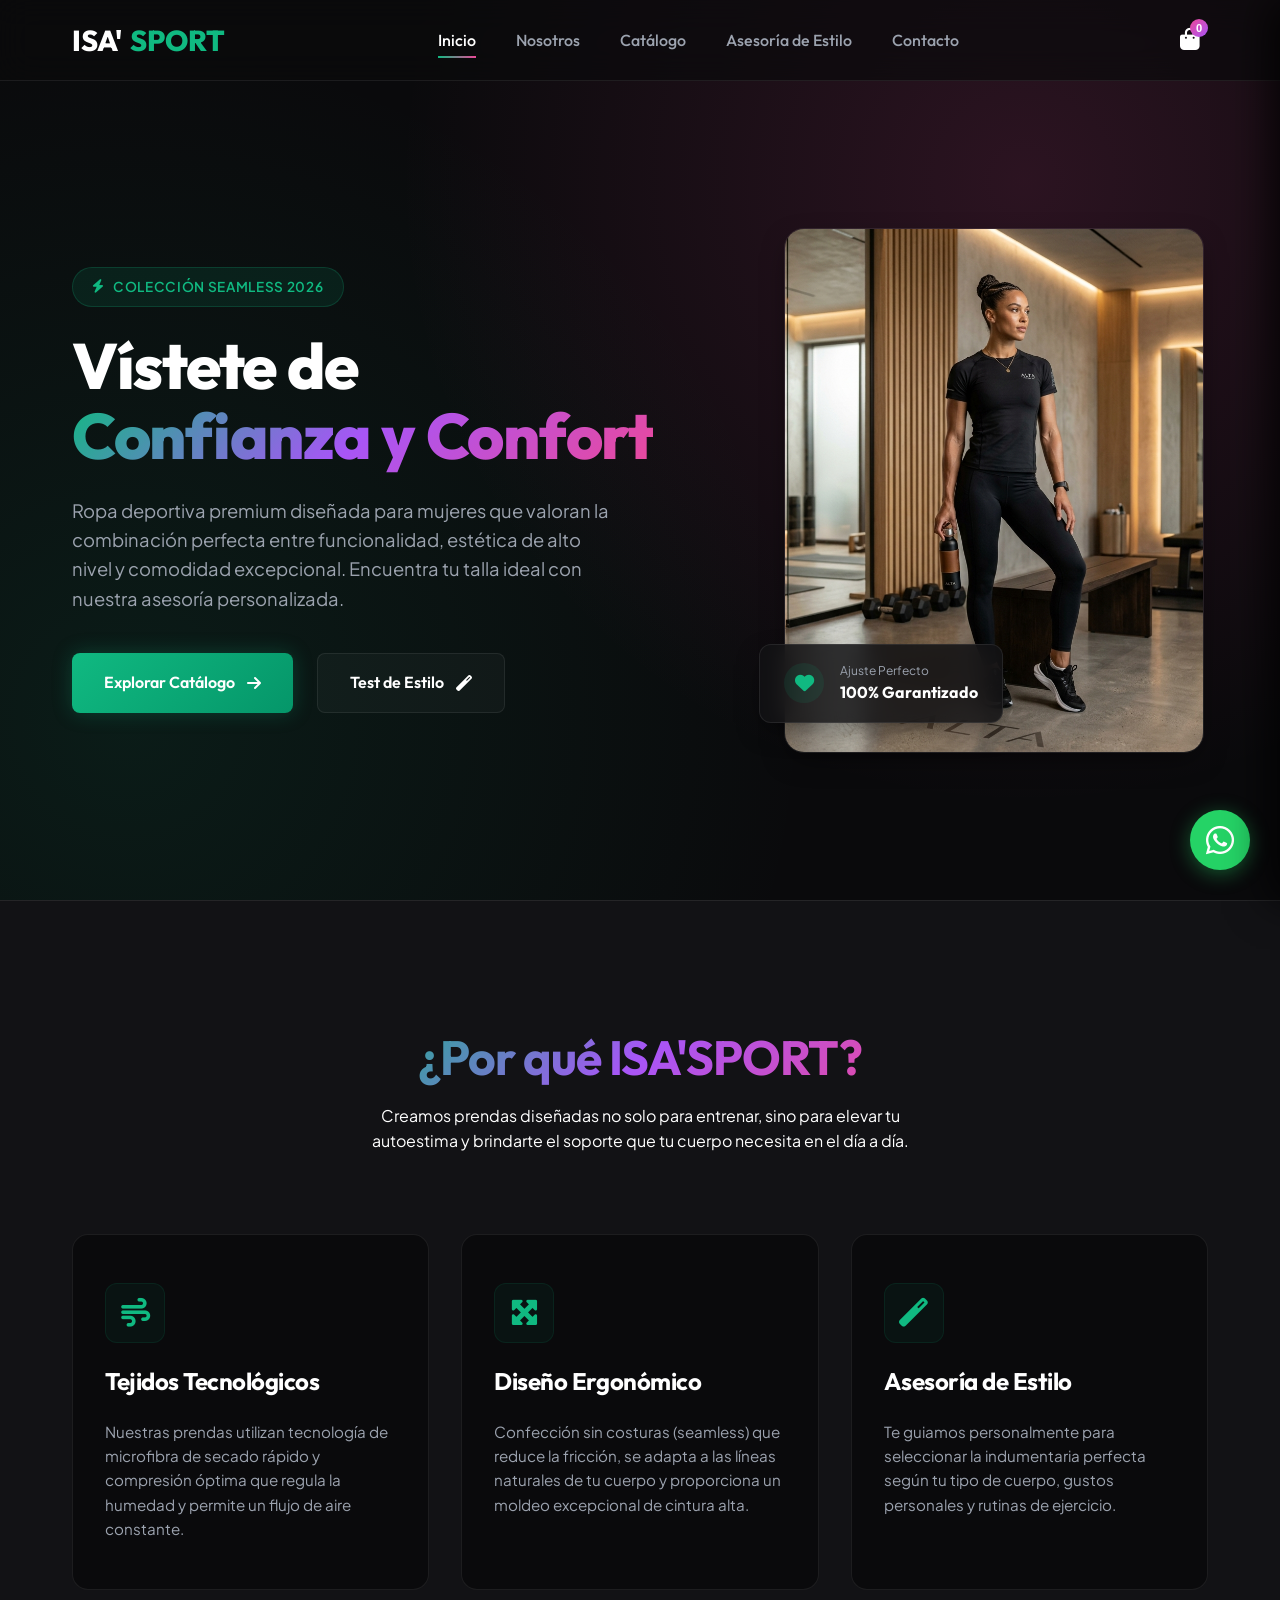
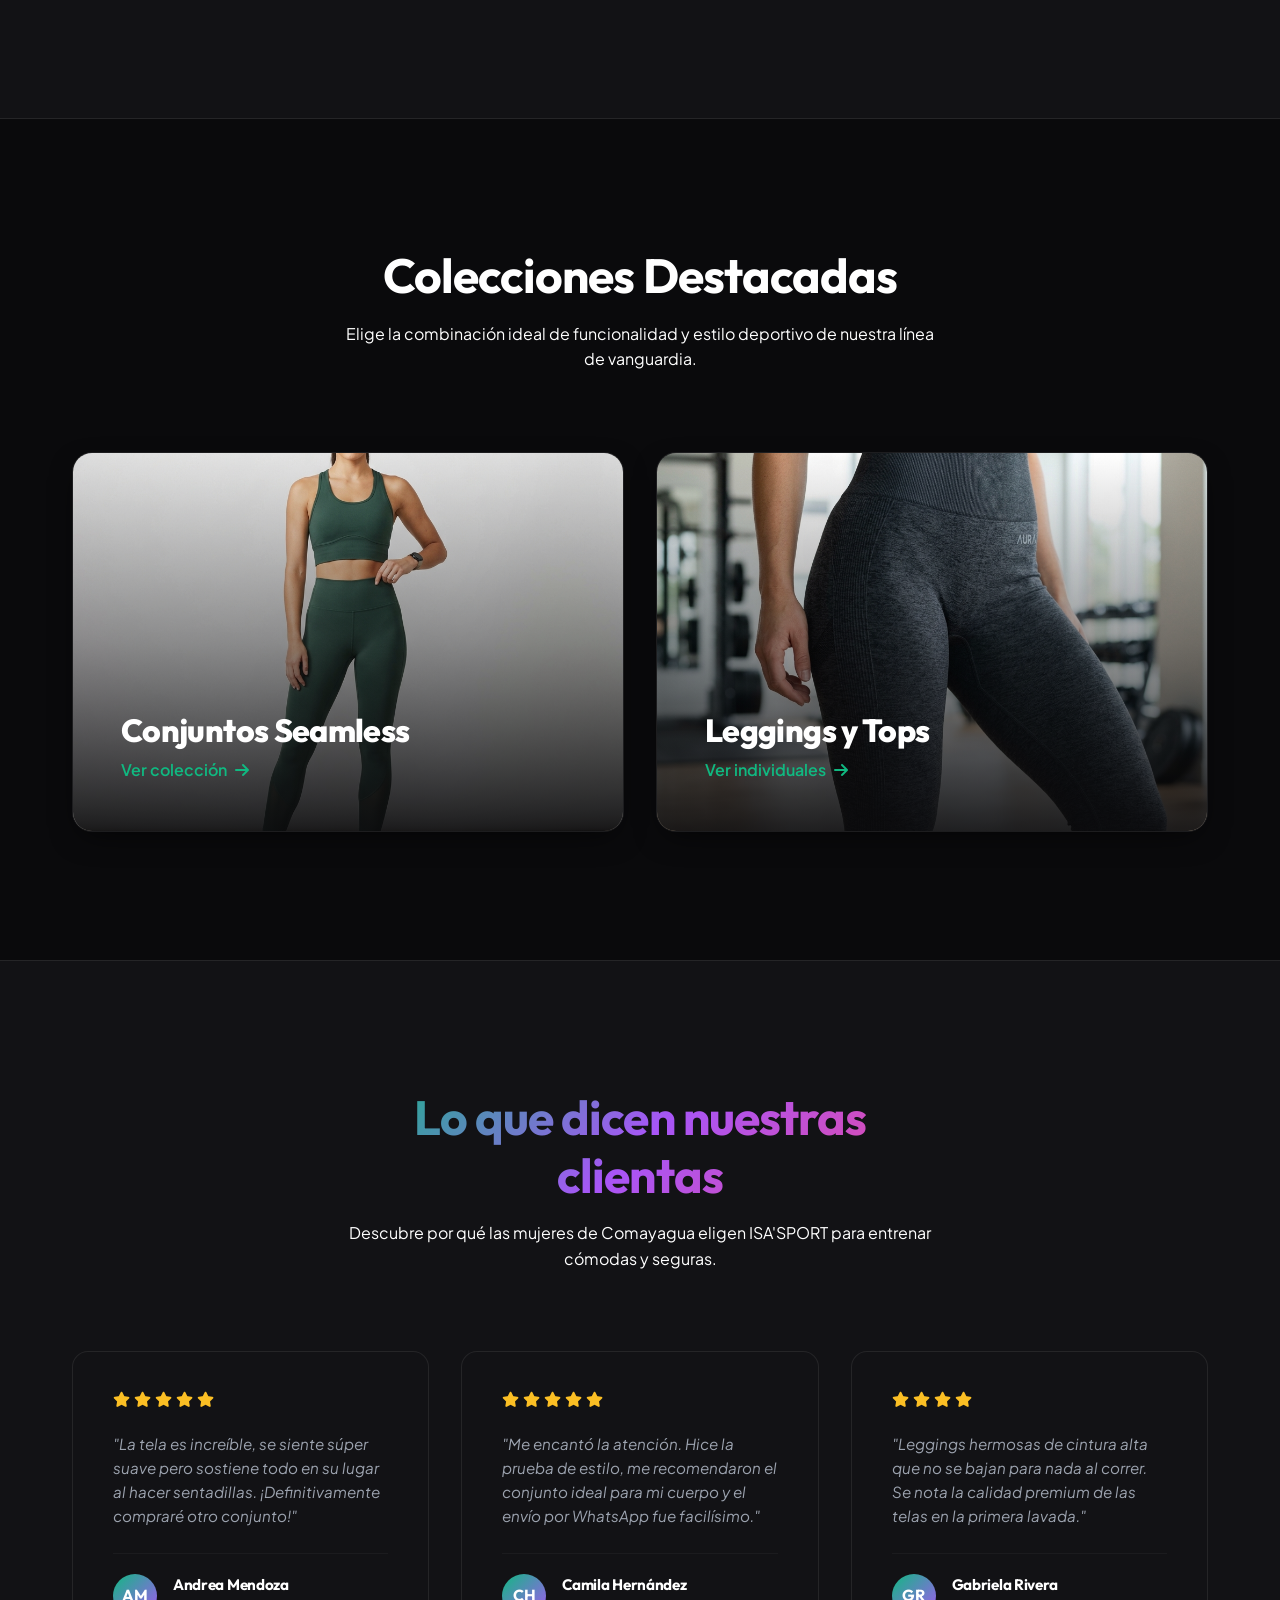
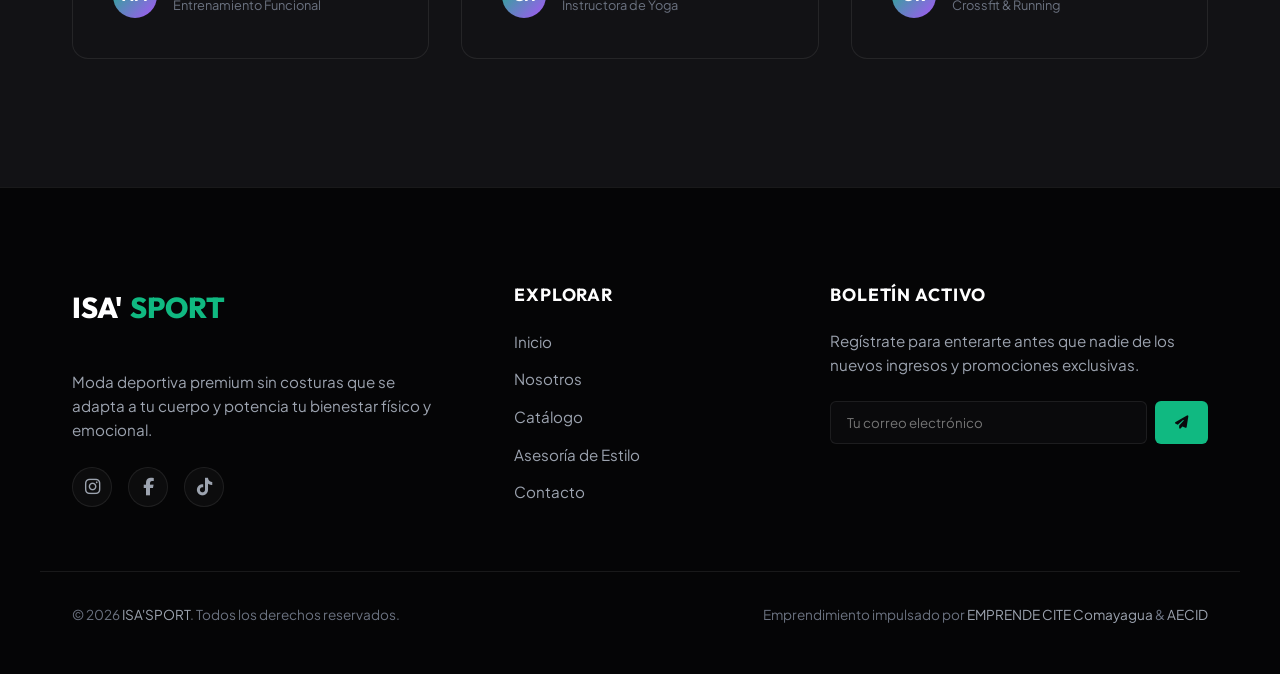
<file: index.html>
<!DOCTYPE html>
<html lang="es">
<head>
  <meta charset="UTF-8">
  <meta name="viewport" content="width=device-width, initial-scale=1.0">
  <title>Inicio | ISA'SPORT - Ropa Deportiva Femenina Premium</title>
  <meta name="description" content="Explora ropa deportiva premium para mujer en ISA'SPORT. Diseños ergonómicos, comodidad y estilo sin costuras que esculpen tu cuerpo con asesoría personalizada.">
  <link rel="stylesheet" href="index.css">
  <link rel="stylesheet" href="https://cdnjs.cloudflare.com/ajax/libs/font-awesome/6.4.0/css/all.min.css">
</head>
<body>

  <!-- Top Navigation Header -->
  <header>
    <div class="container nav-container">
      <a href="index.html" class="logo">
        ISA'<span>SPORT</span>
      </a>
      
      <ul class="nav-menu">
        <li><a href="index.html" class="nav-link active">Inicio</a></li>
        <li><a href="nosotros.html" class="nav-link">Nosotros</a></li>
        <li><a href="catalogo.html" class="nav-link">Catálogo</a></li>
        <li><a href="asesoria.html" class="nav-link">Asesoría de Estilo</a></li>
        <li><a href="contacto.html" class="nav-link">Contacto</a></li>
      </ul>
      
      <div class="nav-actions">
        <button class="cart-icon-btn" id="cartToggle" title="Ver pedido">
          <i class="fas fa-shopping-bag"></i>
          <span class="cart-count">0</span>
        </button>
        <button class="mobile-toggle" aria-label="Abrir menú">
          <i class="fas fa-bars"></i>
        </button>
      </div>
    </div>
  </header>

  <!-- Hero Banner Section -->
  <section class="hero">
    <div class="container hero-grid">
      <div class="hero-content">
        <div class="hero-badge">
          <i class="fas fa-bolt"></i> Colección Seamless 2026
        </div>
        <h1 class="hero-title">
          Vístete de <br>
          <span class="gradient-text">Confianza y Confort</span>
        </h1>
        <p class="hero-description">
          Ropa deportiva premium diseñada para mujeres que valoran la combinación perfecta entre funcionalidad, estética de alto nivel y comodidad excepcional. Encuentra tu talla ideal con nuestra asesoría personalizada.
        </p>
        <div class="hero-cta">
          <a href="catalogo.html" class="btn btn-primary">
            Explorar Catálogo <i class="fas fa-arrow-right"></i>
          </a>
          <a href="asesoria.html" class="btn btn-secondary">
            Test de Estilo <i class="fas fa-magic"></i>
          </a>
        </div>
      </div>
      
      <div class="hero-media">
        <div class="hero-image-wrapper">
          <img src="assets/hero_activewear.png" alt="Atleta femenina con ropa deportiva premium ISA'SPORT">
        </div>
        
        <div class="hero-decor-badge">
          <div class="icon-box">
            <i class="fas fa-heart"></i>
          </div>
          <div class="badge-text">
            <p>Ajuste Perfecto</p>
            <p>100% Garantizado</p>
          </div>
        </div>
      </div>
    </div>
  </section>

  <!-- Core Features / Brand Values Section -->
  <section class="features-section section-padding">
    <div class="container">
      <div class="section-header">
        <h2 class="gradient-text">¿Por qué ISA'SPORT?</h2>
        <p>Creamos prendas diseñadas no solo para entrenar, sino para elevar tu autoestima y brindarte el soporte que tu cuerpo necesita en el día a día.</p>
      </div>
      
      <div class="grid-features">
        <div class="feature-card">
          <div class="feature-icon">
            <i class="fas fa-wind"></i>
          </div>
          <h3>Tejidos Tecnológicos</h3>
          <p>Nuestras prendas utilizan tecnología de microfibra de secado rápido y compresión óptima que regula la humedad y permite un flujo de aire constante.</p>
        </div>
        
        <div class="feature-card">
          <div class="feature-icon">
            <i class="fas fa-expand-arrows-alt"></i>
          </div>
          <h3>Diseño Ergonómico</h3>
          <p>Confección sin costuras (seamless) que reduce la fricción, se adapta a las líneas naturales de tu cuerpo y proporciona un moldeo excepcional de cintura alta.</p>
        </div>
        
        <div class="feature-card">
          <div class="feature-icon">
            <i class="fas fa-magic"></i>
          </div>
          <h3>Asesoría de Estilo</h3>
          <p>Te guiamos personalmente para seleccionar la indumentaria perfecta según tu tipo de cuerpo, gustos personales y rutinas de ejercicio.</p>
        </div>
      </div>
    </div>
  </section>

  <!-- Spotlight Categories -->
  <section class="categories-section section-padding">
    <div class="container">
      <div class="section-header">
        <h2>Colecciones Destacadas</h2>
        <p>Elige la combinación ideal de funcionalidad y estilo deportivo de nuestra línea de vanguardia.</p>
      </div>
      
      <div class="categories-banner-grid">
        <a href="catalogo.html" class="category-banner-card">
          <img src="assets/conjunto_premium.png" alt="Conjuntos Deportivos ISA'SPORT">
          <div class="category-banner-content">
            <h3>Conjuntos Seamless</h3>
            <p>Ver colección <i class="fas fa-arrow-right"></i></p>
          </div>
        </a>
        
        <a href="catalogo.html" class="category-banner-card">
          <img src="assets/leggings_premium.png" alt="Leggings Deportivas Premium ISA'SPORT">
          <div class="category-banner-content">
            <h3>Leggings y Tops</h3>
            <p>Ver individuales <i class="fas fa-arrow-right"></i></p>
          </div>
        </a>
      </div>
    </div>
  </section>

  <!-- Testimonials Section -->
  <section class="testimonials-section section-padding" style="background-color: var(--bg-secondary); border-top: 1px solid var(--border-color);">
    <div class="container">
      <div class="section-header">
        <h2 class="gradient-text">Lo que dicen nuestras clientas</h2>
        <p>Descubre por qué las mujeres de Comayagua eligen ISA'SPORT para entrenar cómodas y seguras.</p>
      </div>
      
      <div class="testimonials-grid">
        <div class="testimonial-card">
          <div class="testimonial-rating">
            <i class="fas fa-star"></i><i class="fas fa-star"></i><i class="fas fa-star"></i><i class="fas fa-star"></i><i class="fas fa-star"></i>
          </div>
          <p class="testimonial-text">
            "La tela es increíble, se siente súper suave pero sostiene todo en su lugar al hacer sentadillas. ¡Definitivamente compraré otro conjunto!"
          </p>
          <div class="testimonial-user">
            <div class="testimonial-avatar">AM</div>
            <div class="testimonial-user-info">
              <h4>Andrea Mendoza</h4>
              <p>Entrenamiento Funcional</p>
            </div>
          </div>
        </div>
        
        <div class="testimonial-card">
          <div class="testimonial-rating">
            <i class="fas fa-star"></i><i class="fas fa-star"></i><i class="fas fa-star"></i><i class="fas fa-star"></i><i class="fas fa-star"></i>
          </div>
          <p class="testimonial-text">
            "Me encantó la atención. Hice la prueba de estilo, me recomendaron el conjunto ideal para mi cuerpo y el envío por WhatsApp fue facilísimo."
          </p>
          <div class="testimonial-user">
            <div class="testimonial-avatar">CH</div>
            <div class="testimonial-user-info">
              <h4>Camila Hernández</h4>
              <p>Instructora de Yoga</p>
            </div>
          </div>
        </div>
        
        <div class="testimonial-card">
          <div class="testimonial-rating">
            <i class="fas fa-star"></i><i class="fas fa-star"></i><i class="fas fa-star"></i><i class="fas fa-star"></i><i class="fas fa-star-i"></i>
          </div>
          <p class="testimonial-text">
            "Leggings hermosas de cintura alta que no se bajan para nada al correr. Se nota la calidad premium de las telas en la primera lavada."
          </p>
          <div class="testimonial-user">
            <div class="testimonial-avatar">GR</div>
            <div class="testimonial-user-info">
              <h4>Gabriela Rivera</h4>
              <p>Crossfit & Running</p>
            </div>
          </div>
        </div>
      </div>
    </div>
  </section>

  <!-- Shopping Cart Drawer (Right Sidebar) -->
  <div class="cart-overlay" id="cartOverlay"></div>
  <div class="cart-drawer" id="cartDrawer">
    <div class="cart-header">
      <h3>Tu Pedido</h3>
      <button class="cart-close-btn" id="cartClose" aria-label="Cerrar carrito">
        <i class="fas fa-times"></i>
      </button>
    </div>
    <div class="cart-items" id="cartItems">
      <!-- Items dynamically added here -->
    </div>
    <div class="cart-footer">
      <div class="cart-summary-row">
        <span>Total Estimado:</span>
        <span class="cart-total-price" id="cartTotal">L 0.00</span>
      </div>
      <button class="btn btn-primary" id="checkoutBtn" style="width: 100%;">
        Confirmar Pedido por WhatsApp <i class="fab fa-whatsapp"></i>
      </button>
    </div>
  </div>

  <!-- Floating WhatsApp Bubble -->
  <a href="https://wa.me/50433246387?text=Hola%20ISA'SPORT!%20Me%20gustar%C3%ADa%20solicitar%20asesor%C3%ADa%20sobre%20tus%20prendas." class="whatsapp-floating" target="_blank" title="Escríbenos por WhatsApp" aria-label="Chat de WhatsApp">
    <i class="fab fa-whatsapp"></i>
  </a>

  <!-- Footer Section -->
  <footer>
    <div class="container footer-grid">
      <div class="footer-brand">
        <a href="index.html" class="logo" style="margin-bottom: 1rem;">
          ISA'<span>SPORT</span>
        </a>
        <p>Moda deportiva premium sin costuras que se adapta a tu cuerpo y potencia tu bienestar físico y emocional.</p>
        <div class="footer-socials">
          <a href="https://instagram.com" class="social-link" target="_blank" aria-label="Instagram"><i class="fab fa-instagram"></i></a>
          <a href="https://facebook.com" class="social-link" target="_blank" aria-label="Facebook"><i class="fab fa-facebook-f"></i></a>
          <a href="https://tiktok.com" class="social-link" target="_blank" aria-label="TikTok"><i class="fab fa-tiktok"></i></a>
        </div>
      </div>
      
      <div class="footer-links">
        <h4>Explorar</h4>
        <ul class="footer-links-list">
          <li><a href="index.html">Inicio</a></li>
          <li><a href="nosotros.html">Nosotros</a></li>
          <li><a href="catalogo.html">Catálogo</a></li>
          <li><a href="asesoria.html">Asesoría de Estilo</a></li>
          <li><a href="contacto.html">Contacto</a></li>
        </ul>
      </div>
      
      <div class="footer-newsletter">
        <h4>Boletín Activo</h4>
        <p>Regístrate para enterarte antes que nadie de los nuevos ingresos y promociones exclusivas.</p>
        <form class="newsletter-form" onsubmit="event.preventDefault(); alert('¡Gracias por registrarte!'); this.reset();">
          <input type="email" placeholder="Tu correo electrónico" required aria-label="Email para boletín">
          <button type="submit" aria-label="Enviar"><i class="fas fa-paper-plane"></i></button>
        </form>
      </div>
    </div>
    
    <div class="container footer-bottom">
      <p>&copy; 2026 <span>ISA'SPORT</span>. Todos los derechos reservados.</p>
      <p>Emprendimiento impulsado por <span>EMPRENDE CITE Comayagua</span> & <span>AECID</span></p>
    </div>
  </footer>

  <script src="index.js"></script>
</body>
</html>
</file>
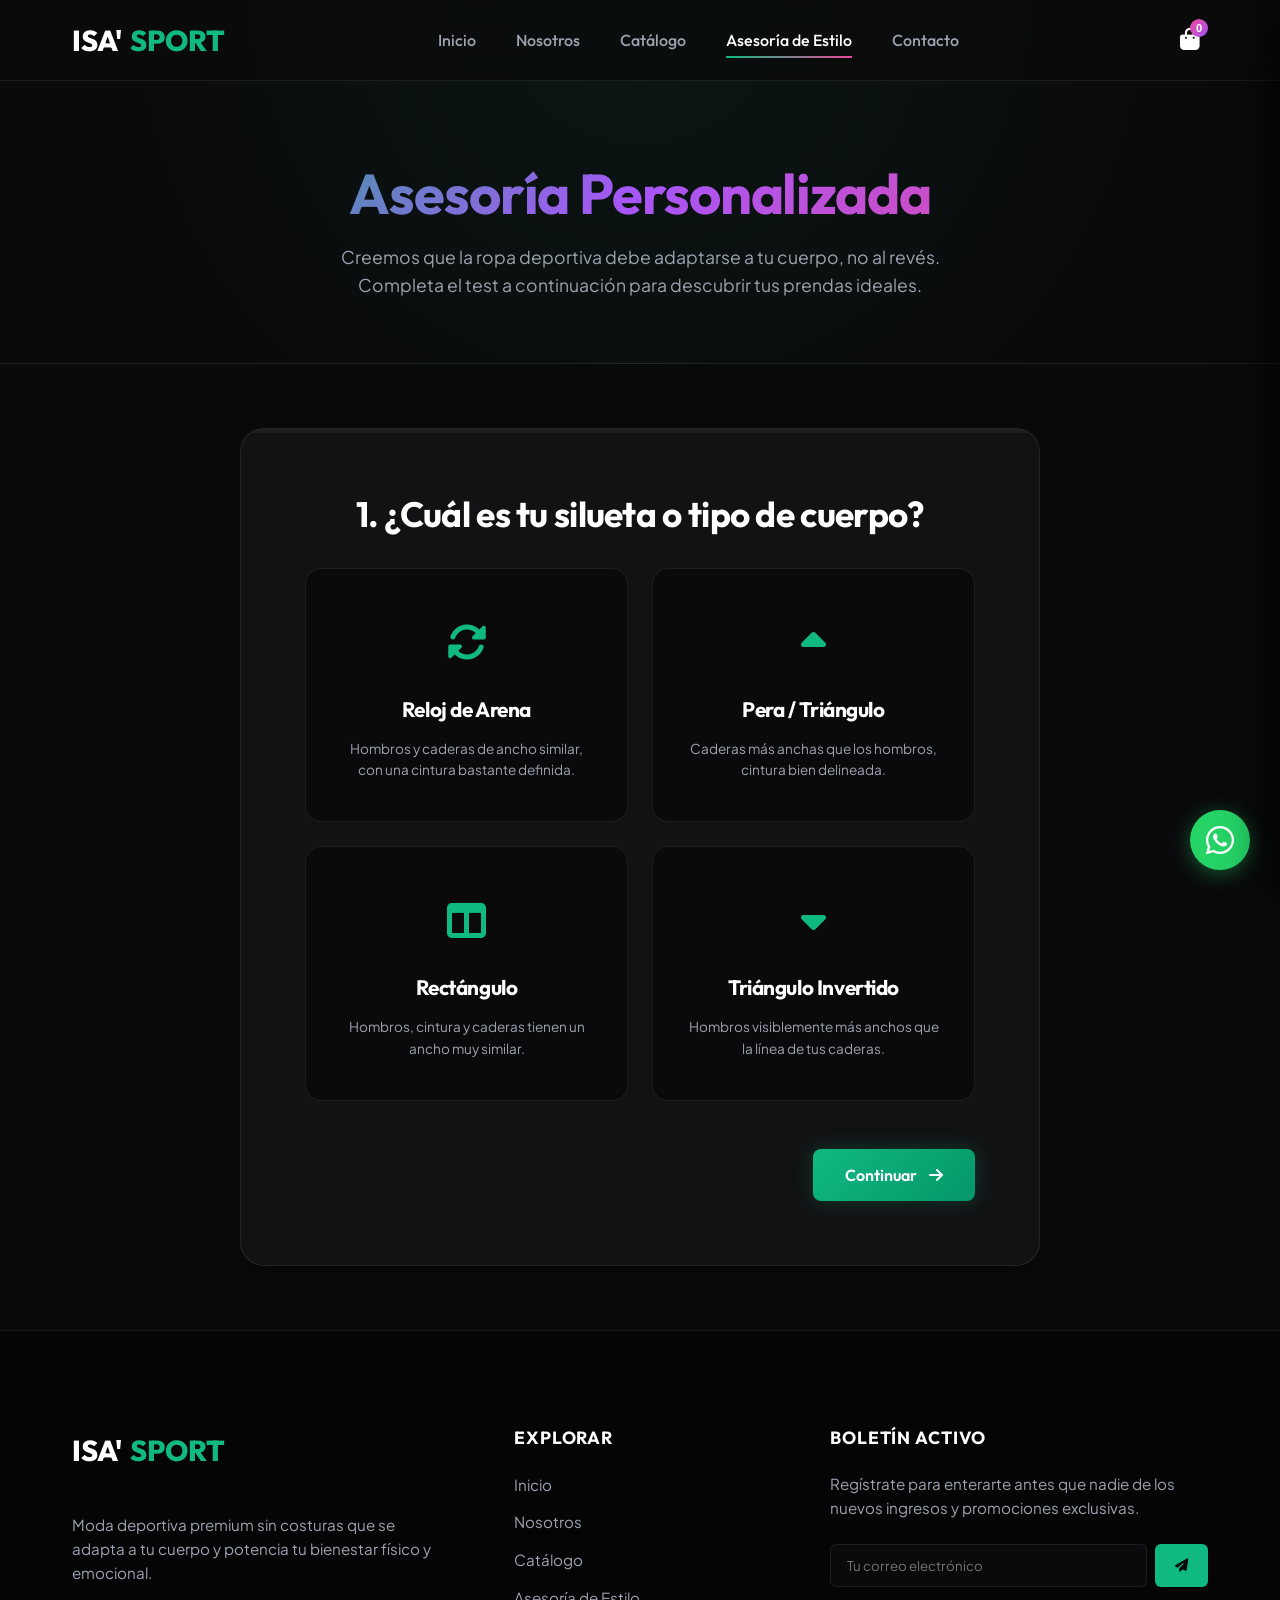
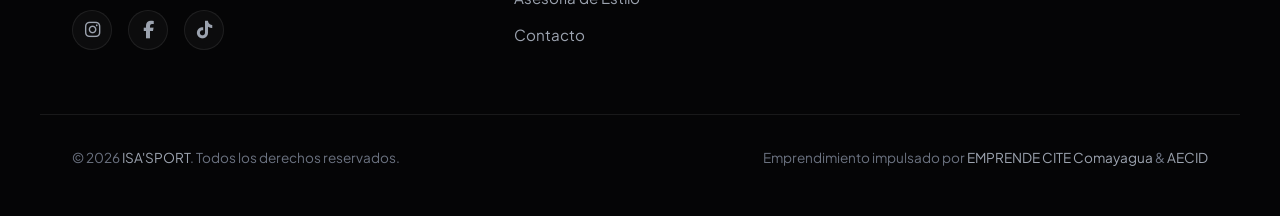
<file: asesoria.html>
<!DOCTYPE html>
<html lang="es">
<head>
  <meta charset="UTF-8">
  <meta name="viewport" content="width=device-width, initial-scale=1.0">
  <title>Asesoría de Estilo | ISA'SPORT - Ropa Deportiva Femenina Premium</title>
  <meta name="description" content="Encuentra las prendas deportivas ideales para tu figura y tus metas fitness. Completa nuestro test interactivo y recibe asesoría de estilo personalizada.">
  <link rel="stylesheet" href="index.css">
  <link rel="stylesheet" href="https://cdnjs.cloudflare.com/ajax/libs/font-awesome/6.4.0/css/all.min.css">
</head>
<body>

  <!-- Top Navigation Header -->
  <header>
    <div class="container nav-container">
      <a href="index.html" class="logo">
        ISA'<span>SPORT</span>
      </a>
      
      <ul class="nav-menu">
        <li><a href="index.html" class="nav-link">Inicio</a></li>
        <li><a href="nosotros.html" class="nav-link">Nosotros</a></li>
        <li><a href="catalogo.html" class="nav-link">Catálogo</a></li>
        <li><a href="asesoria.html" class="nav-link active">Asesoría de Estilo</a></li>
        <li><a href="contacto.html" class="nav-link">Contacto</a></li>
      </ul>
      
      <div class="nav-actions">
        <button class="cart-icon-btn" id="cartToggle" title="Ver pedido">
          <i class="fas fa-shopping-bag"></i>
          <span class="cart-count">0</span>
        </button>
        <button class="mobile-toggle" aria-label="Abrir menú">
          <i class="fas fa-bars"></i>
        </button>
      </div>
    </div>
  </header>

  <!-- Page Intro -->
  <section class="page-intro">
    <div class="container">
      <h1 class="gradient-text">Asesoría Personalizada</h1>
      <p>Creemos que la ropa deportiva debe adaptarse a tu cuerpo, no al revés. Completa el test a continuación para descubrir tus prendas ideales.</p>
    </div>
  </section>

  <!-- Interactive Style Advisor Quiz Container -->
  <section class="quiz-section">
    <div class="container">
      
      <div class="quiz-container">
        
        <!-- Progress Bar Indicator -->
        <div class="quiz-progress">
          <div class="quiz-progress-bar" id="quizProgress"></div>
        </div>
        
        <!-- STEP 1: Body Shape -->
        <div class="quiz-step active" data-quiz-category="cuerpo">
          <h2 class="quiz-title">1. ¿Cuál es tu silueta o tipo de cuerpo?</h2>
          
          <div class="quiz-grid">
            <div class="quiz-card" data-value="Reloj de Arena">
              <div class="quiz-card-icon"><i class="fas fa-sync-alt"></i></div>
              <h3>Reloj de Arena</h3>
              <p>Hombros y caderas de ancho similar, con una cintura bastante definida.</p>
            </div>
            
            <div class="quiz-card" data-value="Pera">
              <div class="quiz-card-icon"><i class="fas fa-caret-up"></i></div>
              <h3>Pera / Triángulo</h3>
              <p>Caderas más anchas que los hombros, cintura bien delineada.</p>
            </div>
            
            <div class="quiz-card" data-value="Rectángulo">
              <div class="quiz-card-icon"><i class="fas fa-columns"></i></div>
              <h3>Rectángulo</h3>
              <p>Hombros, cintura y caderas tienen un ancho muy similar.</p>
            </div>
            
            <div class="quiz-card" data-value="Triángulo Invertido">
              <div class="quiz-card-icon"><i class="fas fa-caret-down"></i></div>
              <h3>Triángulo Invertido</h3>
              <p>Hombros visiblemente más anchos que la línea de tus caderas.</p>
            </div>
          </div>
          
          <div class="quiz-nav-buttons" style="justify-content: flex-end;">
            <button class="btn btn-primary next-step-btn" disabled>Continuar <i class="fas fa-arrow-right"></i></button>
          </div>
        </div>
        
        <!-- STEP 2: Goal -->
        <div class="quiz-step" data-quiz-category="objetivo">
          <h2 class="quiz-title">2. ¿Cuál es tu principal actividad física o meta?</h2>
          
          <div class="quiz-grid">
            <div class="quiz-card" data-value="Fuerza y Gimnasio">
              <div class="quiz-card-icon"><i class="fas fa-dumbbell"></i></div>
              <h3>Fuerza & Gimnasio</h3>
              <p>Pesas, máquinas, entrenamiento de resistencia y rutinas en sala fitness.</p>
            </div>
            
            <div class="quiz-card" data-value="Cardio y Running">
              <div class="quiz-card-icon"><i class="fas fa-running"></i></div>
              <h3>Cardio & Running</h3>
              <p>Correr, trotar, ciclismo, rutinas aeróbicas y saltar la cuerda.</p>
            </div>
            
            <div class="quiz-card" data-value="Yoga y Bienestar">
              <div class="quiz-card-icon"><i class="fas fa-spa"></i></div>
              <h3>Yoga, Pilates & Estiramiento</h3>
              <p>Enfoque en flexibilidad, respiración, posturas suaves y comodidad.</p>
            </div>
            
            <div class="quiz-card" data-value="Uso Casual y Confort">
              <div class="quiz-card-icon"><i class="fas fa-home"></i></div>
              <h3>Estilo Casual / Diario</h3>
              <p>Busco comodidad superior para mi día a día, hacer mandados o teletrabajo.</p>
            </div>
          </div>
          
          <div class="quiz-nav-buttons">
            <button class="btn btn-secondary prev-step-btn"><i class="fas fa-arrow-left"></i> Atrás</button>
            <button class="btn btn-primary next-step-btn" disabled>Continuar <i class="fas fa-arrow-right"></i></button>
          </div>
        </div>
        
        <!-- STEP 3: Style Preferences -->
        <div class="quiz-step" data-quiz-category="estilo">
          <h2 class="quiz-title">3. ¿Qué buscas principalmente en tus prendas?</h2>
          
          <div class="quiz-grid">
            <div class="quiz-card" data-value="Soporte Firme y Moldeo">
              <div class="quiz-card-icon"><i class="fas fa-shield-alt"></i></div>
              <h3>Soporte Firme & Compresión</h3>
              <p>Prendas que se ajusten con firmeza y esculpan la silueta del cuerpo.</p>
            </div>
            
            <div class="quiz-card" data-value="Libertad y Suavidad">
              <div class="quiz-card-icon"><i class="fas fa-feather"></i></div>
              <h3>Ligereza y Tacto Suave</h3>
              <p>Materiales ultra suaves, elásticos y que se sientan como una segunda piel.</p>
            </div>
          </div>
          
          <div class="quiz-nav-buttons">
            <button class="btn btn-secondary prev-step-btn"><i class="fas fa-arrow-left"></i> Atrás</button>
            <button class="btn btn-primary next-step-btn finish-quiz" disabled>Calcular Recomendaciones <i class="fas fa-magic"></i></button>
          </div>
        </div>
        
        <!-- RESULT SCREEN -->
        <div class="quiz-result" id="quizResult">
          <div class="quiz-result-icon"><i class="fas fa-check-circle"></i></div>
          <span class="result-badge" id="recBadge">Colección Recomendada</span>
          <h2>¡Hemos encontrado tu combinación ideal!</h2>
          <p style="color: var(--text-secondary); max-width: 600px; margin: 0 auto 2rem auto;">
            Según tus respuestas, estas prendas de tecnología seamless son las que mejor se adaptan a tu silueta y tipo de actividad, brindándote el mejor balance de soporte y estilo.
          </p>
          
          <div class="result-recs-grid" id="recProductsGrid">
            <!-- Dynamic recommendation cards will load here -->
          </div>
          
          <div style="display: flex; gap: 1.5rem; justify-content: center; margin-top: 3rem;">
            <button class="btn btn-secondary" id="quizRestart"><i class="fas fa-redo"></i> Hacer de Nuevo</button>
            <button class="btn btn-primary" id="orderQuizBtn">Ordenar Outfit por WhatsApp <i class="fab fa-whatsapp"></i></button>
          </div>
        </div>
        
      </div>
      
    </div>
  </section>

  <!-- Shopping Cart Drawer (Right Sidebar) -->
  <div class="cart-overlay" id="cartOverlay"></div>
  <div class="cart-drawer" id="cartDrawer">
    <div class="cart-header">
      <h3>Tu Pedido</h3>
      <button class="cart-close-btn" id="cartClose" aria-label="Cerrar carrito">
        <i class="fas fa-times"></i>
      </button>
    </div>
    <div class="cart-items" id="cartItems">
      <!-- Items dynamically added here -->
    </div>
    <div class="cart-footer">
      <div class="cart-summary-row">
        <span>Total Estimado:</span>
        <span class="cart-total-price" id="cartTotal">L 0.00</span>
      </div>
      <button class="btn btn-primary" id="checkoutBtn" style="width: 100%;">
        Confirmar Pedido por WhatsApp <i class="fab fa-whatsapp"></i>
      </button>
    </div>
  </div>

  <!-- Floating WhatsApp Bubble -->
  <a href="https://wa.me/50433246387?text=Hola%20ISA'SPORT!%20Me%20gustar%C3%ADa%20solicitar%20asesor%C3%ADa%20sobre%20tus%20prendas." class="whatsapp-floating" target="_blank" title="Escríbenos por WhatsApp" aria-label="Chat de WhatsApp">
    <i class="fab fa-whatsapp"></i>
  </a>

  <!-- Footer Section -->
  <footer>
    <div class="container footer-grid">
      <div class="footer-brand">
        <a href="index.html" class="logo" style="margin-bottom: 1rem;">
          ISA'<span>SPORT</span>
        </a>
        <p>Moda deportiva premium sin costuras que se adapta a tu cuerpo y potencia tu bienestar físico y emocional.</p>
        <div class="footer-socials">
          <a href="https://instagram.com" class="social-link" target="_blank" aria-label="Instagram"><i class="fab fa-instagram"></i></a>
          <a href="https://facebook.com" class="social-link" target="_blank" aria-label="Facebook"><i class="fab fa-facebook-f"></i></a>
          <a href="https://tiktok.com" class="social-link" target="_blank" aria-label="TikTok"><i class="fab fa-tiktok"></i></a>
        </div>
      </div>
      
      <div class="footer-links">
        <h4>Explorar</h4>
        <ul class="footer-links-list">
          <li><a href="index.html">Inicio</a></li>
          <li><a href="nosotros.html">Nosotros</a></li>
          <li><a href="catalogo.html">Catálogo</a></li>
          <li><a href="asesoria.html">Asesoría de Estilo</a></li>
          <li><a href="contacto.html">Contacto</a></li>
        </ul>
      </div>
      
      <div class="footer-newsletter">
        <h4>Boletín Activo</h4>
        <p>Regístrate para enterarte antes que nadie de los nuevos ingresos y promociones exclusivas.</p>
        <form class="newsletter-form" onsubmit="event.preventDefault(); alert('¡Gracias por registrarte!'); this.reset();">
          <input type="email" placeholder="Tu correo electrónico" required aria-label="Email para boletín">
          <button type="submit" aria-label="Enviar"><i class="fas fa-paper-plane"></i></button>
        </form>
      </div>
    </div>
    
    <div class="container footer-bottom">
      <p>&copy; 2026 <span>ISA'SPORT</span>. Todos los derechos reservados.</p>
      <p>Emprendimiento impulsado por <span>EMPRENDE CITE Comayagua</span> & <span>AECID</span></p>
    </div>
  </footer>

  <script src="index.js"></script>
</body>
</html>
</file>
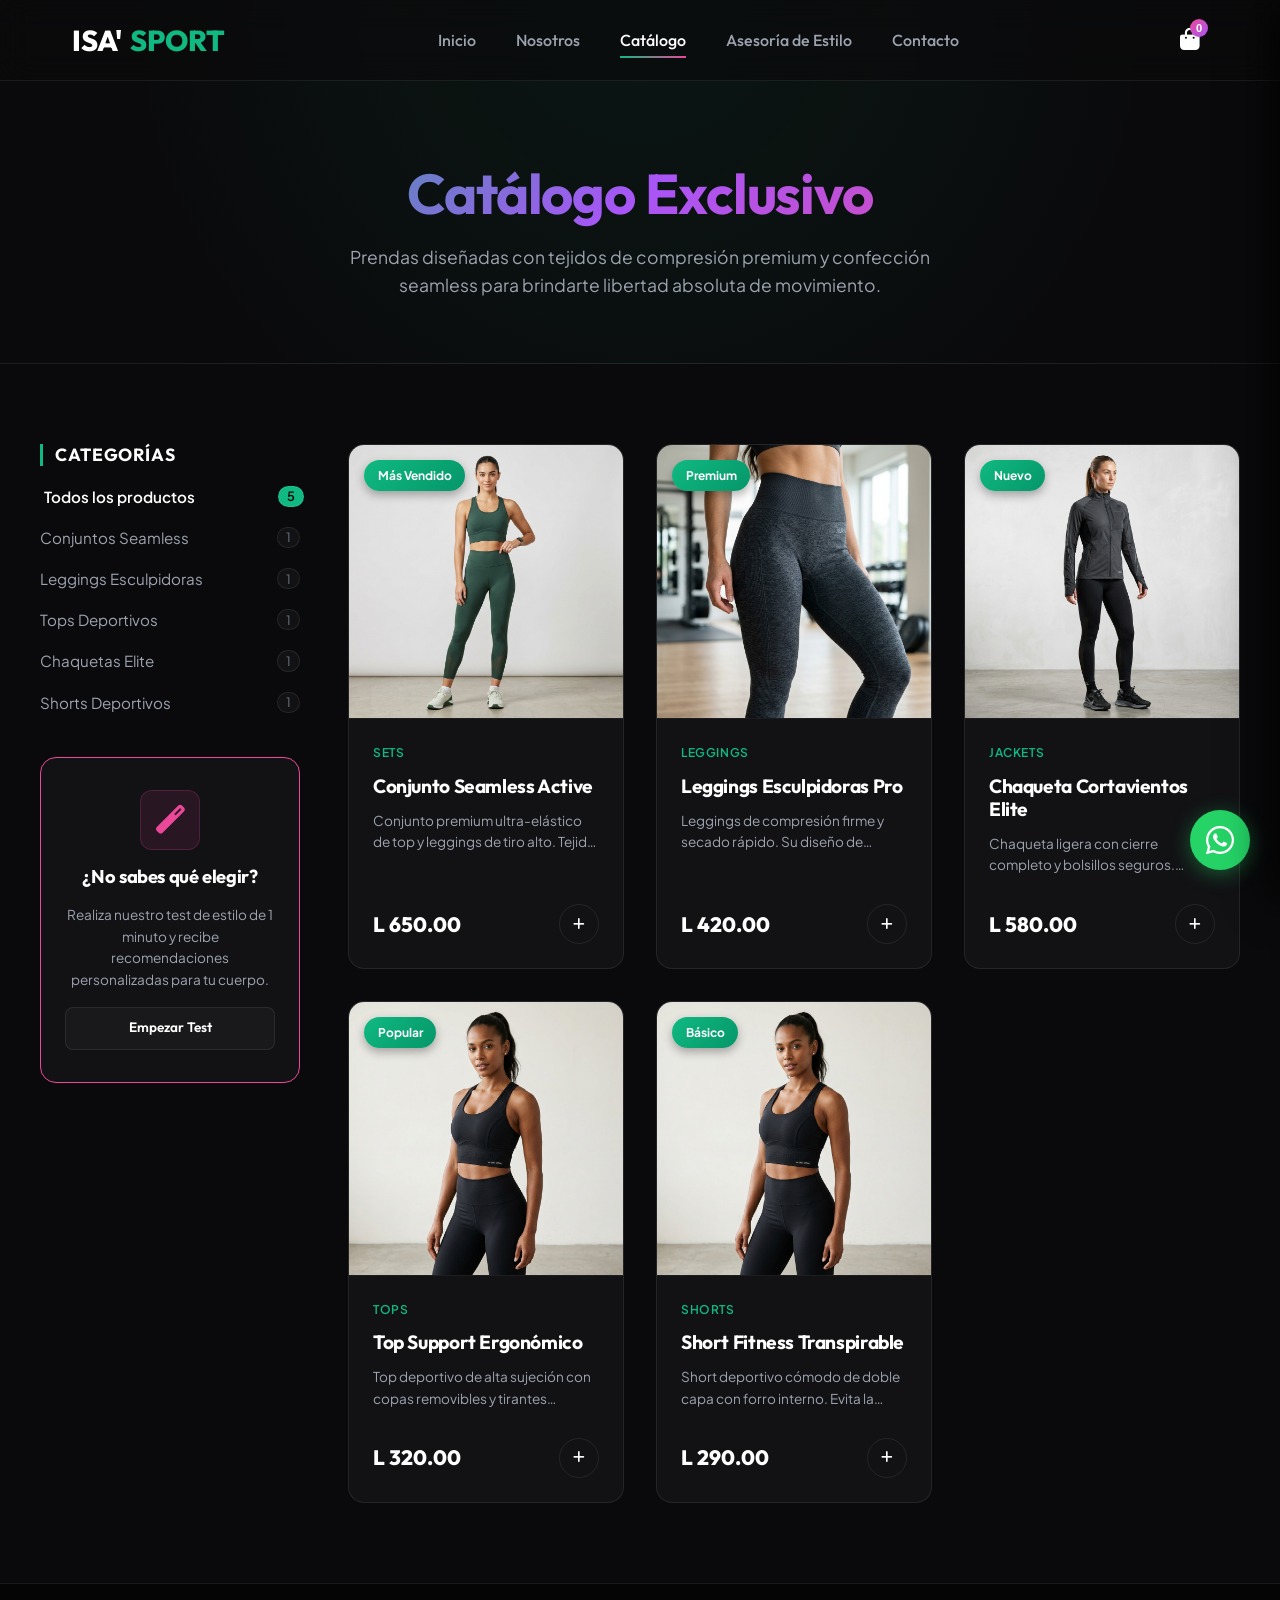
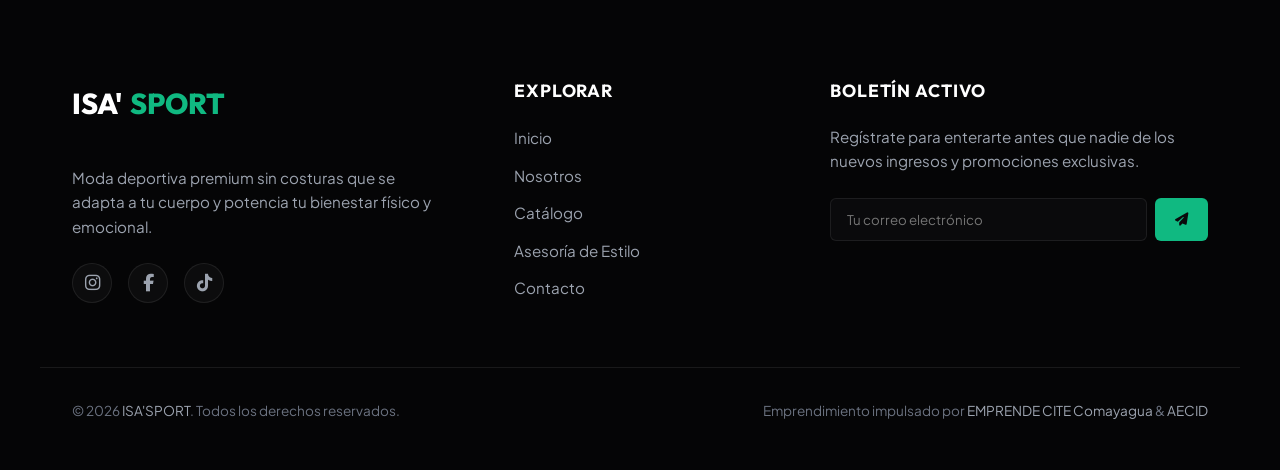
<file: catalogo.html>
<!DOCTYPE html>
<html lang="es">
<head>
  <meta charset="UTF-8">
  <meta name="viewport" content="width=device-width, initial-scale=1.0">
  <title>Catálogo | ISA'SPORT - Ropa Deportiva Femenina Premium</title>
  <meta name="description" content="Descubre nuestra colección de leggings, tops y conjuntos deportivos premium seamless. Elige tu prenda favorita y haz tu pedido directamente por WhatsApp.">
  <link rel="stylesheet" href="index.css">
  <link rel="stylesheet" href="https://cdnjs.cloudflare.com/ajax/libs/font-awesome/6.4.0/css/all.min.css">
</head>
<body>

  <!-- Top Navigation Header -->
  <header>
    <div class="container nav-container">
      <a href="index.html" class="logo">
        ISA'<span>SPORT</span>
      </a>
      
      <ul class="nav-menu">
        <li><a href="index.html" class="nav-link">Inicio</a></li>
        <li><a href="nosotros.html" class="nav-link">Nosotros</a></li>
        <li><a href="catalogo.html" class="nav-link active">Catálogo</a></li>
        <li><a href="asesoria.html" class="nav-link">Asesoría de Estilo</a></li>
        <li><a href="contacto.html" class="nav-link">Contacto</a></li>
      </ul>
      
      <div class="nav-actions">
        <button class="cart-icon-btn" id="cartToggle" title="Ver pedido">
          <i class="fas fa-shopping-bag"></i>
          <span class="cart-count">0</span>
        </button>
        <button class="mobile-toggle" aria-label="Abrir menú">
          <i class="fas fa-bars"></i>
        </button>
      </div>
    </div>
  </header>

  <!-- Page Intro -->
  <section class="page-intro">
    <div class="container">
      <h1 class="gradient-text">Catálogo Exclusivo</h1>
      <p>Prendas diseñadas con tejidos de compresión premium y confección seamless para brindarte libertad absoluta de movimiento.</p>
    </div>
  </section>

  <!-- Catalog Section Layout -->
  <section class="catalog-section">
    <div class="container catalog-layout">
      
      <!-- Left Filters Sidebar -->
      <aside class="catalog-sidebar">
        <div class="filter-group">
          <h3 class="filter-title">Categorías</h3>
          <div class="filter-options">
            <button class="filter-btn active" data-filter="all">
              Todos los productos <span class="count">5</span>
            </button>
            <button class="filter-btn" data-filter="sets">
              Conjuntos Seamless <span class="count">1</span>
            </button>
            <button class="filter-btn" data-filter="leggings">
              Leggings Esculpidoras <span class="count">1</span>
            </button>
            <button class="filter-btn" data-filter="tops">
              Tops Deportivos <span class="count">1</span>
            </button>
            <button class="filter-btn" data-filter="jackets">
              Chaquetas Elite <span class="count">1</span>
            </button>
            <button class="filter-btn" data-filter="shorts">
              Shorts Deportivos <span class="count">1</span>
            </button>
          </div>
        </div>
        
        <!-- Interactive Advisory Banner -->
        <div class="feature-card" style="padding: 2rem 1.5rem; background: var(--bg-secondary); border-color: var(--accent-pink); gap: 1rem; align-items: center; text-align: center;">
          <div class="feature-icon" style="background: rgba(236,72,153,0.1); color: var(--accent-pink); border-color: rgba(236,72,153,0.2);">
            <i class="fas fa-magic"></i>
          </div>
          <h4 style="font-size: 1.15rem; font-family: var(--font-title);">¿No sabes qué elegir?</h4>
          <p style="font-size: 0.85rem; color: var(--text-secondary);">Realiza nuestro test de estilo de 1 minuto y recibe recomendaciones personalizadas para tu cuerpo.</p>
          <a href="asesoria.html" class="btn btn-secondary" style="width: 100%; padding: 0.6rem 1rem; font-size: 0.85rem;">Empezar Test</a>
        </div>
      </aside>
      
      <!-- Right Products Grid Container -->
      <main class="products-grid-container">
        <div class="products-grid">
          <!-- Products will be generated dynamically by JavaScript -->
        </div>
      </main>
      
    </div>
  </section>

  <!-- Shopping Cart Drawer (Right Sidebar) -->
  <div class="cart-overlay" id="cartOverlay"></div>
  <div class="cart-drawer" id="cartDrawer">
    <div class="cart-header">
      <h3>Tu Pedido</h3>
      <button class="cart-close-btn" id="cartClose" aria-label="Cerrar carrito">
        <i class="fas fa-times"></i>
      </button>
    </div>
    <div class="cart-items" id="cartItems">
      <!-- Items dynamically added here -->
    </div>
    <div class="cart-footer">
      <div class="cart-summary-row">
        <span>Total Estimado:</span>
        <span class="cart-total-price" id="cartTotal">L 0.00</span>
      </div>
      <button class="btn btn-primary" id="checkoutBtn" style="width: 100%;">
        Confirmar Pedido por WhatsApp <i class="fab fa-whatsapp"></i>
      </button>
    </div>
  </div>

  <!-- Floating WhatsApp Bubble -->
  <a href="https://wa.me/50433246387?text=Hola%20ISA'SPORT!%20Me%20gustar%C3%ADa%20solicitar%20asesor%C3%ADa%20sobre%20tus%20prendas." class="whatsapp-floating" target="_blank" title="Escríbenos por WhatsApp" aria-label="Chat de WhatsApp">
    <i class="fab fa-whatsapp"></i>
  </a>

  <!-- Footer Section -->
  <footer>
    <div class="container footer-grid">
      <div class="footer-brand">
        <a href="index.html" class="logo" style="margin-bottom: 1rem;">
          ISA'<span>SPORT</span>
        </a>
        <p>Moda deportiva premium sin costuras que se adapta a tu cuerpo y potencia tu bienestar físico y emocional.</p>
        <div class="footer-socials">
          <a href="https://instagram.com" class="social-link" target="_blank" aria-label="Instagram"><i class="fab fa-instagram"></i></a>
          <a href="https://facebook.com" class="social-link" target="_blank" aria-label="Facebook"><i class="fab fa-facebook-f"></i></a>
          <a href="https://tiktok.com" class="social-link" target="_blank" aria-label="TikTok"><i class="fab fa-tiktok"></i></a>
        </div>
      </div>
      
      <div class="footer-links">
        <h4>Explorar</h4>
        <ul class="footer-links-list">
          <li><a href="index.html">Inicio</a></li>
          <li><a href="nosotros.html">Nosotros</a></li>
          <li><a href="catalogo.html">Catálogo</a></li>
          <li><a href="asesoria.html">Asesoría de Estilo</a></li>
          <li><a href="contacto.html">Contacto</a></li>
        </ul>
      </div>
      
      <div class="footer-newsletter">
        <h4>Boletín Activo</h4>
        <p>Regístrate para enterarte antes que nadie de los nuevos ingresos y promociones exclusivas.</p>
        <form class="newsletter-form" onsubmit="event.preventDefault(); alert('¡Gracias por registrarte!'); this.reset();">
          <input type="email" placeholder="Tu correo electrónico" required aria-label="Email para boletín">
          <button type="submit" aria-label="Enviar"><i class="fas fa-paper-plane"></i></button>
        </form>
      </div>
    </div>
    
    <div class="container footer-bottom">
      <p>&copy; 2026 <span>ISA'SPORT</span>. Todos los derechos reservados.</p>
      <p>Emprendimiento impulsado por <span>EMPRENDE CITE Comayagua</span> & <span>AECID</span></p>
    </div>
  </footer>

  <script src="index.js"></script>
</body>
</html>
</file>
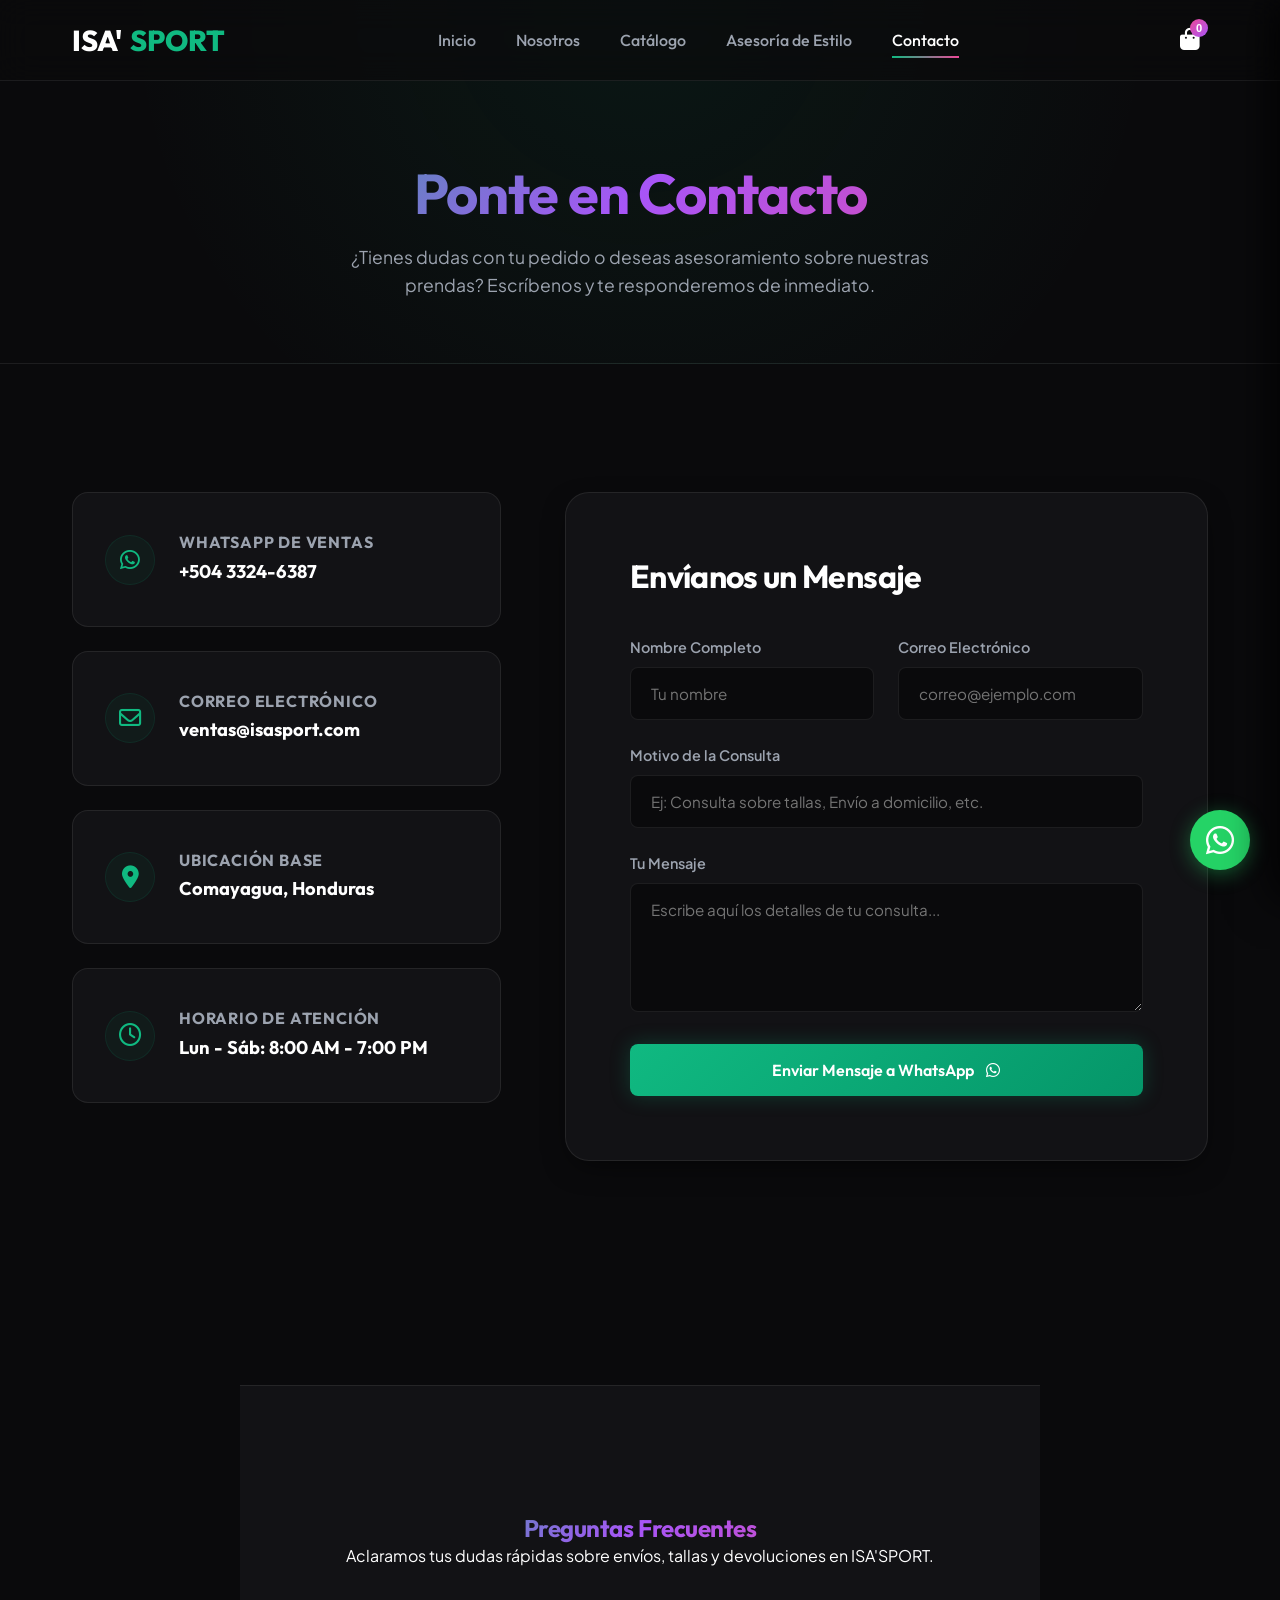
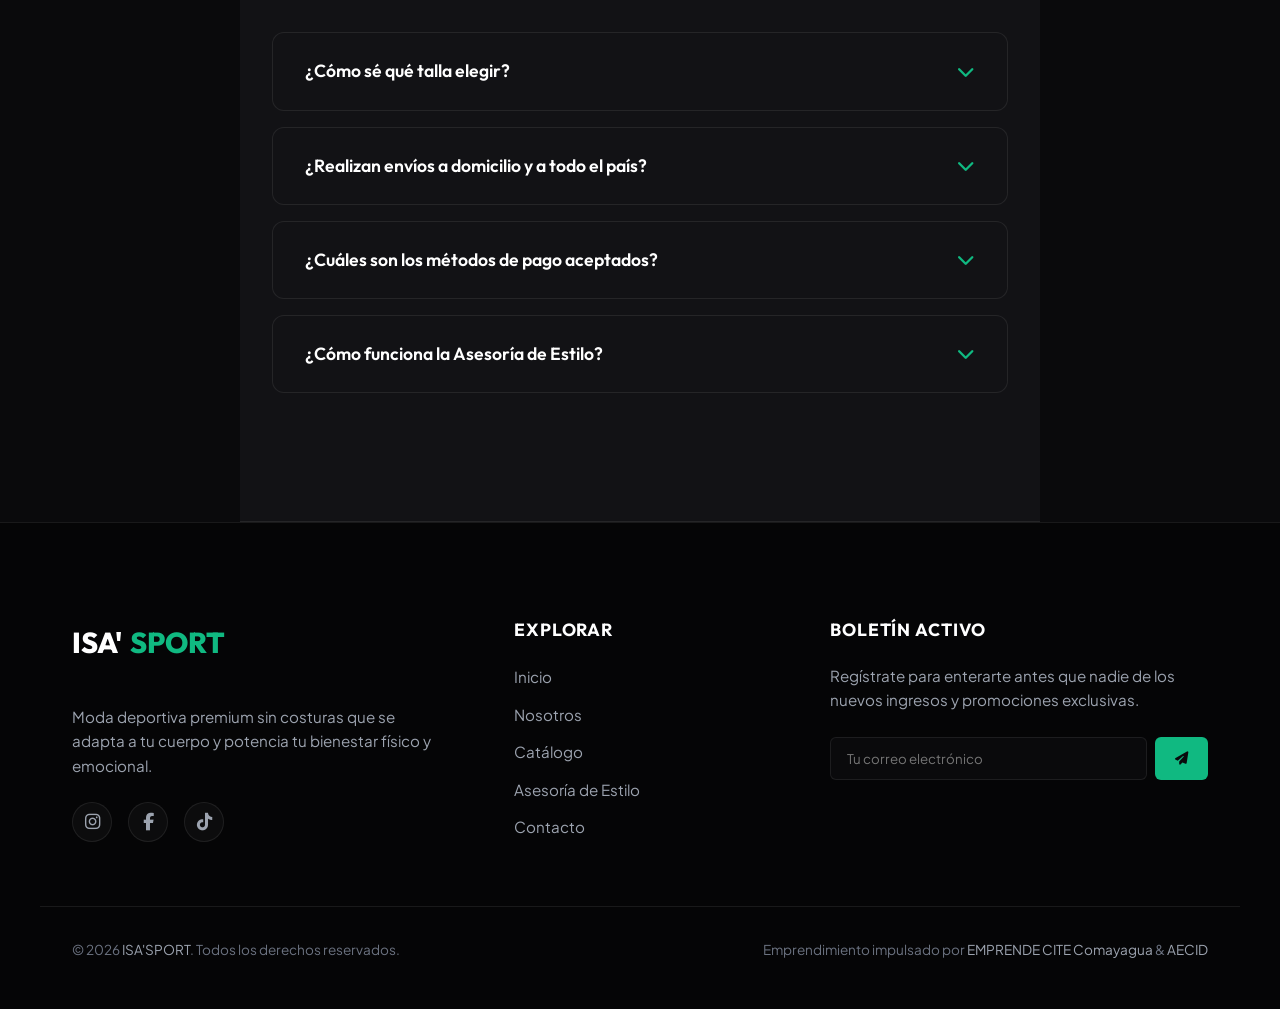
<file: contacto.html>
<!DOCTYPE html>
<html lang="es">
<head>
  <meta charset="UTF-8">
  <meta name="viewport" content="width=device-width, initial-scale=1.0">
  <title>Contacto | ISA'SPORT - Ropa Deportiva Femenina Premium</title>
  <meta name="description" content="¿Tienes dudas sobre tallas, envíos o pedidos? Contáctanos directamente por nuestro formulario o WhatsApp. ISA'SPORT Comayagua está para atenderte.">
  <link rel="stylesheet" href="index.css">
  <link rel="stylesheet" href="https://cdnjs.cloudflare.com/ajax/libs/font-awesome/6.4.0/css/all.min.css">
</head>
<body>

  <!-- Top Navigation Header -->
  <header>
    <div class="container nav-container">
      <a href="index.html" class="logo">
        ISA'<span>SPORT</span>
      </a>
      
      <ul class="nav-menu">
        <li><a href="index.html" class="nav-link">Inicio</a></li>
        <li><a href="nosotros.html" class="nav-link">Nosotros</a></li>
        <li><a href="catalogo.html" class="nav-link">Catálogo</a></li>
        <li><a href="asesoria.html" class="nav-link">Asesoría de Estilo</a></li>
        <li><a href="contacto.html" class="nav-link active">Contacto</a></li>
      </ul>
      
      <div class="nav-actions">
        <button class="cart-icon-btn" id="cartToggle" title="Ver pedido">
          <i class="fas fa-shopping-bag"></i>
          <span class="cart-count">0</span>
        </button>
        <button class="mobile-toggle" aria-label="Abrir menú">
          <i class="fas fa-bars"></i>
        </button>
      </div>
    </div>
  </header>

  <!-- Page Intro -->
  <section class="page-intro">
    <div class="container">
      <h1 class="gradient-text">Ponte en Contacto</h1>
      <p>¿Tienes dudas con tu pedido o deseas asesoramiento sobre nuestras prendas? Escríbenos y te responderemos de inmediato.</p>
    </div>
  </section>

  <!-- Contact Grid Form & Cards -->
  <section class="contact-section section-padding">
    <div class="container contact-grid">
      
      <!-- Contact details -->
      <div class="contact-info-cards">
        <div class="contact-card">
          <div class="contact-card-icon"><i class="fab fa-whatsapp"></i></div>
          <div class="contact-card-details">
            <h3>WhatsApp de Ventas</h3>
            <p>+504 3324-6387</p>
          </div>
        </div>
        
        <div class="contact-card">
          <div class="contact-card-icon"><i class="far fa-envelope"></i></div>
          <div class="contact-card-details">
            <h3>Correo Electrónico</h3>
            <p>ventas@isasport.com</p>
          </div>
        </div>
        
        <div class="contact-card">
          <div class="contact-card-icon"><i class="fas fa-map-marker-alt"></i></div>
          <div class="contact-card-details">
            <h3>Ubicación Base</h3>
            <p>Comayagua, Honduras</p>
          </div>
        </div>
        
        <div class="contact-card">
          <div class="contact-card-icon"><i class="far fa-clock"></i></div>
          <div class="contact-card-details">
            <h3>Horario de Atención</h3>
            <p>Lun - Sáb: 8:00 AM - 7:00 PM</p>
          </div>
        </div>
      </div>
      
      <!-- Contact Form -->
      <div class="contact-form-wrapper">
        <h2>Envíanos un Mensaje</h2>
        
        <form id="contactForm">
          <div class="form-grid">
            <div class="form-group">
              <label for="formName">Nombre Completo</label>
              <input type="text" id="formName" placeholder="Tu nombre" required autocomplete="name">
            </div>
            
            <div class="form-group">
              <label for="formEmail">Correo Electrónico</label>
              <input type="email" id="formEmail" placeholder="correo@ejemplo.com" required autocomplete="email">
            </div>
          </div>
          
          <div class="form-group" style="margin-bottom: 1.5rem;">
            <label for="formSubject">Motivo de la Consulta</label>
            <input type="text" id="formSubject" placeholder="Ej: Consulta sobre tallas, Envío a domicilio, etc." required>
          </div>
          
          <div class="form-group" style="margin-bottom: 2rem;">
            <label for="formMessage">Tu Mensaje</label>
            <textarea id="formMessage" rows="5" placeholder="Escribe aquí los detalles de tu consulta..." required></textarea>
          </div>
          
          <button type="submit" class="btn btn-primary" style="width: 100%;">
            Enviar Mensaje a WhatsApp <i class="fab fa-whatsapp"></i>
          </button>
        </form>
      </div>
      
    </div>
  </section>

  <!-- FAQs Section -->
  <section class="faq-section section-padding" style="background-color: var(--bg-secondary); border-top: 1px solid var(--border-color); border-bottom: 1px solid var(--border-color);">
    <div class="container">
      <div class="faq-header">
        <h2 class="gradient-text">Preguntas Frecuentes</h2>
        <p>Aclaramos tus dudas rápidas sobre envíos, tallas y devoluciones en ISA'SPORT.</p>
      </div>
      
      <div class="faq-accordion">
        <div class="faq-item">
          <div class="faq-question">
            ¿Cómo sé qué talla elegir?
            <i class="fas fa-chevron-down"></i>
          </div>
          <div class="faq-answer">
            <p>Nuestras prendas seamless son altamente elásticas y se adaptan a tu contorno. Ofrecemos una guía de tallas detallada que abarca desde la S hasta la L. Adicionalmente, al confirmar tu pedido por WhatsApp, te brindamos una asesoría personalizada consultando tus medidas para asegurar un ajuste perfecto.</p>
          </div>
        </div>
        
        <div class="faq-item">
          <div class="faq-question">
            ¿Realizan envíos a domicilio y a todo el país?
            <i class="fas fa-chevron-down"></i>
          </div>
          <div class="faq-answer">
            <p>Sí, realizamos entregas rápidas a domicilio en el casco urbano de Comayagua, y hacemos envíos a todo el territorio nacional a través de empresas transportistas aliadas y seguras. Los tiempos de envío varían entre 24 y 72 horas hábiles.</p>
          </div>
        </div>
        
        <div class="faq-item">
          <div class="faq-question">
            ¿Cuáles son los métodos de pago aceptados?
            <i class="fas fa-chevron-down"></i>
          </div>
          <div class="faq-answer">
            <p>Aceptamos transferencias bancarias directas, pagos mediante billeteras electrónicas locales y efectivo al momento de la entrega en Comayagua (pago contra entrega).</p>
          </div>
        </div>
        
        <div class="faq-item">
          <div class="faq-question">
            ¿Cómo funciona la Asesoría de Estilo?
            <i class="fas fa-chevron-down"></i>
          </div>
          <div class="faq-answer">
            <p>Es totalmente gratis. Puedes realizar el test interactivo en nuestra pestaña "Asesoría de Estilo" o escribirnos directamente a WhatsApp. Evaluaremos tu tipo de cuerpo y las actividades que realizas (gym, running, yoga, etc.) para recomendarte el top o las leggings que te darán el mejor soporte y comodidad.</p>
          </div>
        </div>
      </div>
    </div>
  </section>

  <!-- Shopping Cart Drawer (Right Sidebar) -->
  <div class="cart-overlay" id="cartOverlay"></div>
  <div class="cart-drawer" id="cartDrawer">
    <div class="cart-header">
      <h3>Tu Pedido</h3>
      <button class="cart-close-btn" id="cartClose" aria-label="Cerrar carrito">
        <i class="fas fa-times"></i>
      </button>
    </div>
    <div class="cart-items" id="cartItems">
      <!-- Items dynamically added here -->
    </div>
    <div class="cart-footer">
      <div class="cart-summary-row">
        <span>Total Estimado:</span>
        <span class="cart-total-price" id="cartTotal">L 0.00</span>
      </div>
      <button class="btn btn-primary" id="checkoutBtn" style="width: 100%;">
        Confirmar Pedido por WhatsApp <i class="fab fa-whatsapp"></i>
      </button>
    </div>
  </div>

  <!-- Floating WhatsApp Bubble -->
  <a href="https://wa.me/50433246387?text=Hola%20ISA'SPORT!%20Me%20gustar%C3%ADa%20solicitar%20asesor%C3%ADa%20sobre%20tus%20prendas." class="whatsapp-floating" target="_blank" title="Escríbenos por WhatsApp" aria-label="Chat de WhatsApp">
    <i class="fab fa-whatsapp"></i>
  </a>

  <!-- Footer Section -->
  <footer>
    <div class="container footer-grid">
      <div class="footer-brand">
        <a href="index.html" class="logo" style="margin-bottom: 1rem;">
          ISA'<span>SPORT</span>
        </a>
        <p>Moda deportiva premium sin costuras que se adapta a tu cuerpo y potencia tu bienestar físico y emocional.</p>
        <div class="footer-socials">
          <a href="https://instagram.com" class="social-link" target="_blank" aria-label="Instagram"><i class="fab fa-instagram"></i></a>
          <a href="https://facebook.com" class="social-link" target="_blank" aria-label="Facebook"><i class="fab fa-facebook-f"></i></a>
          <a href="https://tiktok.com" class="social-link" target="_blank" aria-label="TikTok"><i class="fab fa-tiktok"></i></a>
        </div>
      </div>
      
      <div class="footer-links">
        <h4>Explorar</h4>
        <ul class="footer-links-list">
          <li><a href="index.html">Inicio</a></li>
          <li><a href="nosotros.html">Nosotros</a></li>
          <li><a href="catalogo.html">Catálogo</a></li>
          <li><a href="asesoria.html">Asesoría de Estilo</a></li>
          <li><a href="contacto.html">Contacto</a></li>
        </ul>
      </div>
      
      <div class="footer-newsletter">
        <h4>Boletín Activo</h4>
        <p>Regístrate para enterarte antes que nadie de los nuevos ingresos y promociones exclusivas.</p>
        <form class="newsletter-form" onsubmit="event.preventDefault(); alert('¡Gracias por registrarte!'); this.reset();">
          <input type="email" placeholder="Tu correo electrónico" required aria-label="Email para boletín">
          <button type="submit" aria-label="Enviar"><i class="fas fa-paper-plane"></i></button>
        </form>
      </div>
    </div>
    
    <div class="container footer-bottom">
      <p>&copy; 2026 <span>ISA'SPORT</span>. Todos los derechos reservados.</p>
      <p>Emprendimiento impulsado por <span>EMPRENDE CITE Comayagua</span> & <span>AECID</span></p>
    </div>
  </footer>

  <script src="index.js"></script>
</body>
</html>
</file>
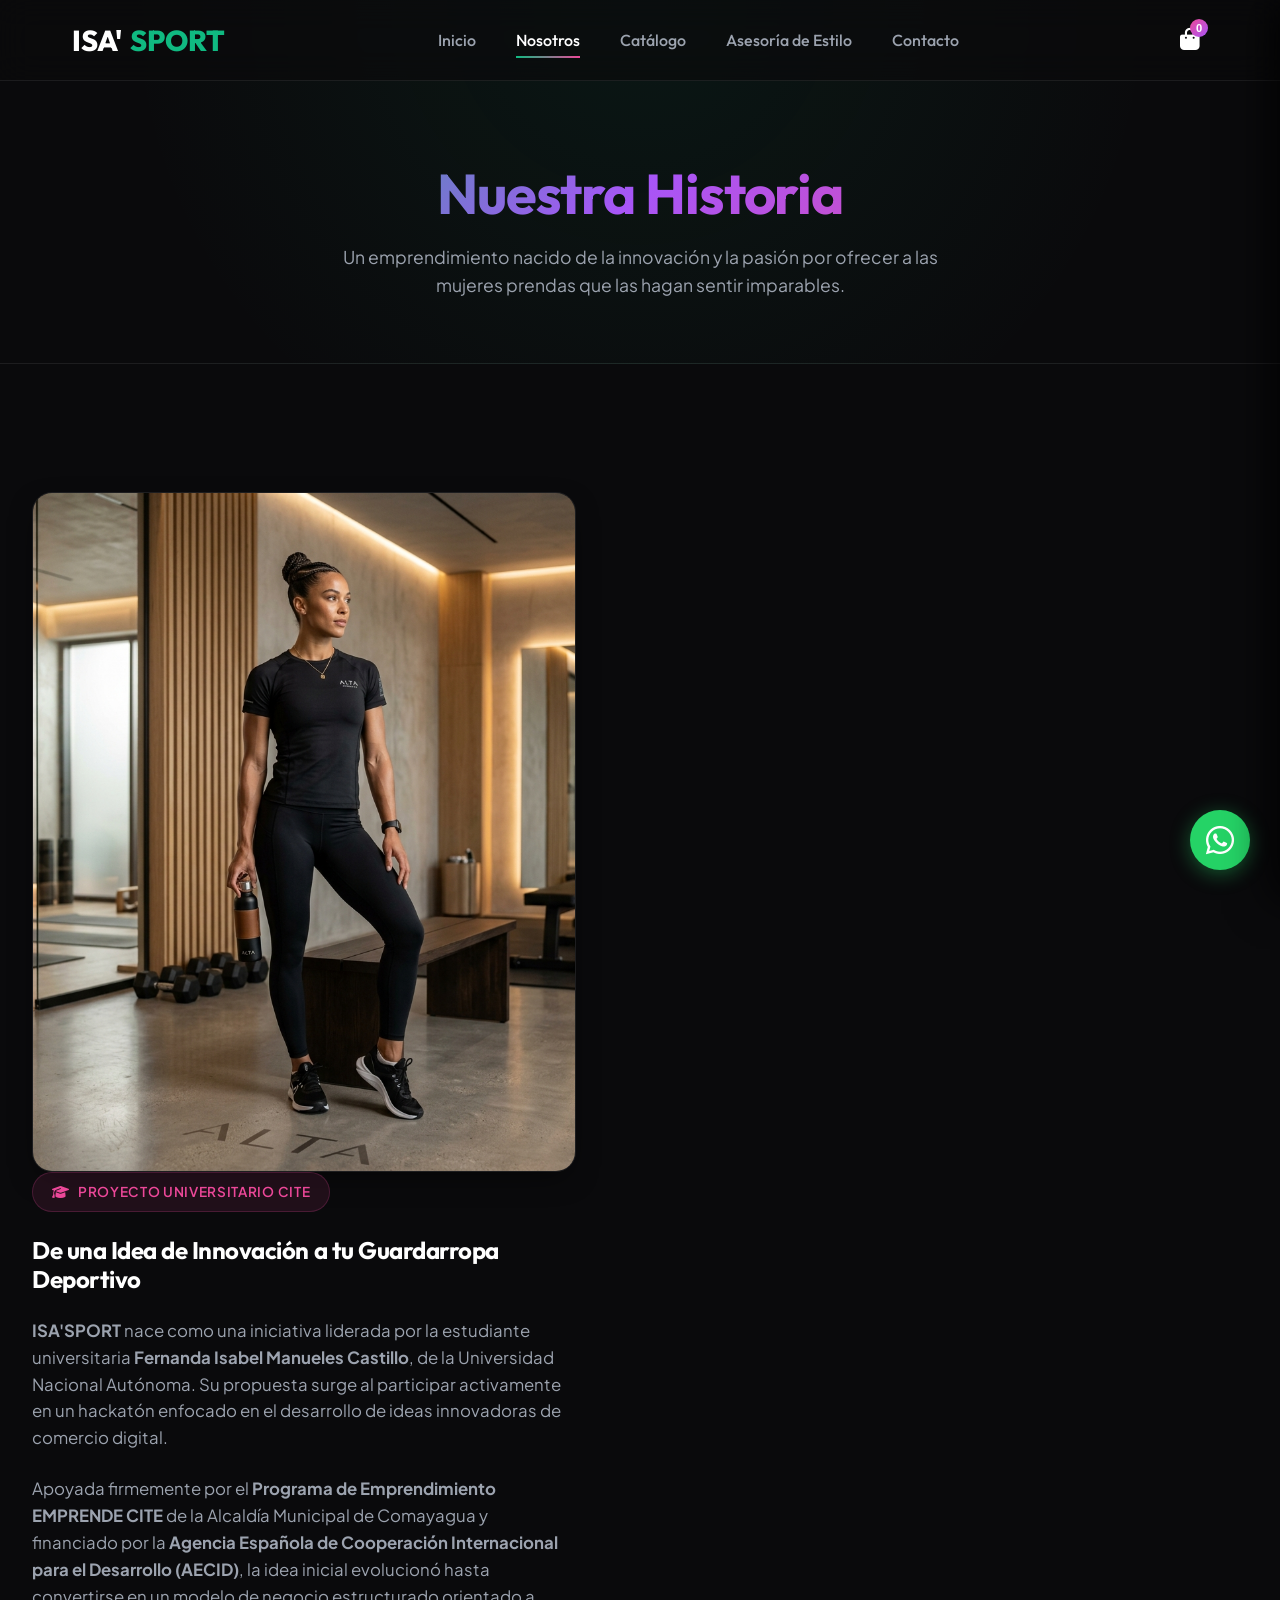
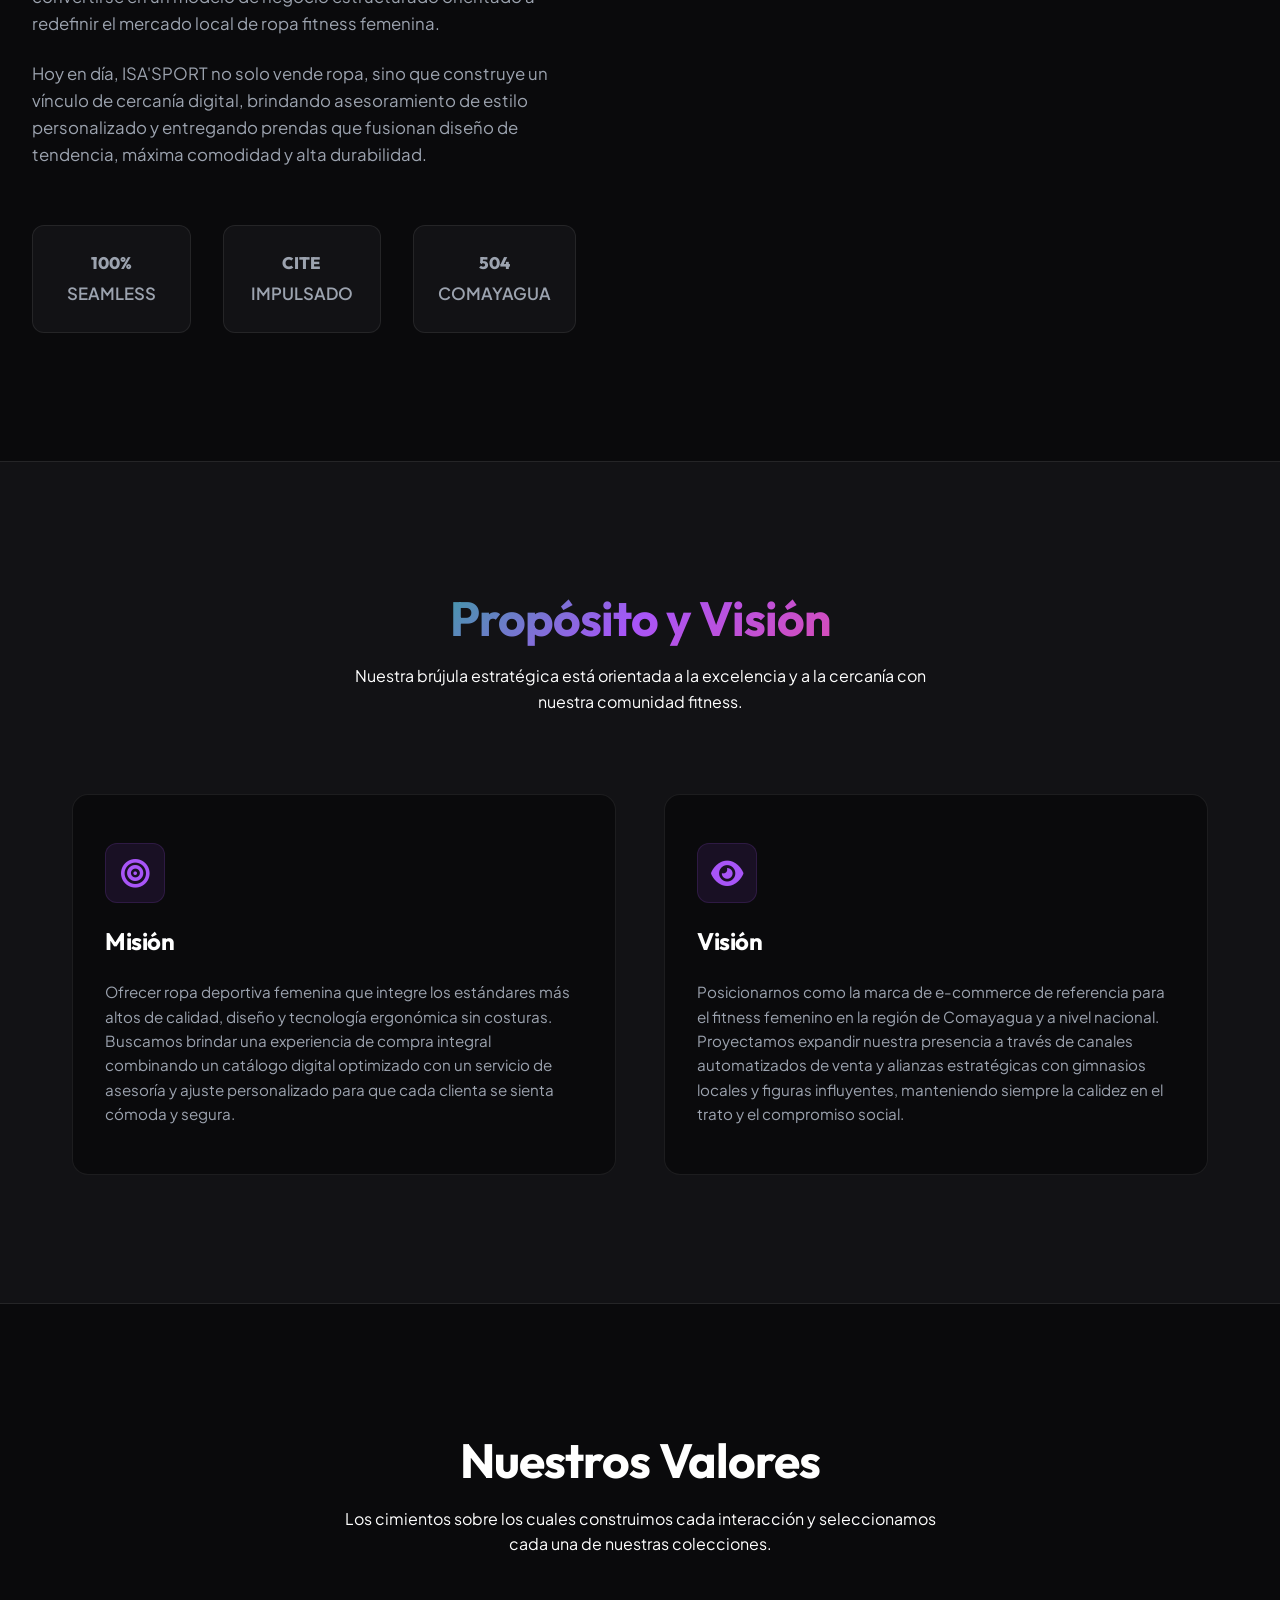
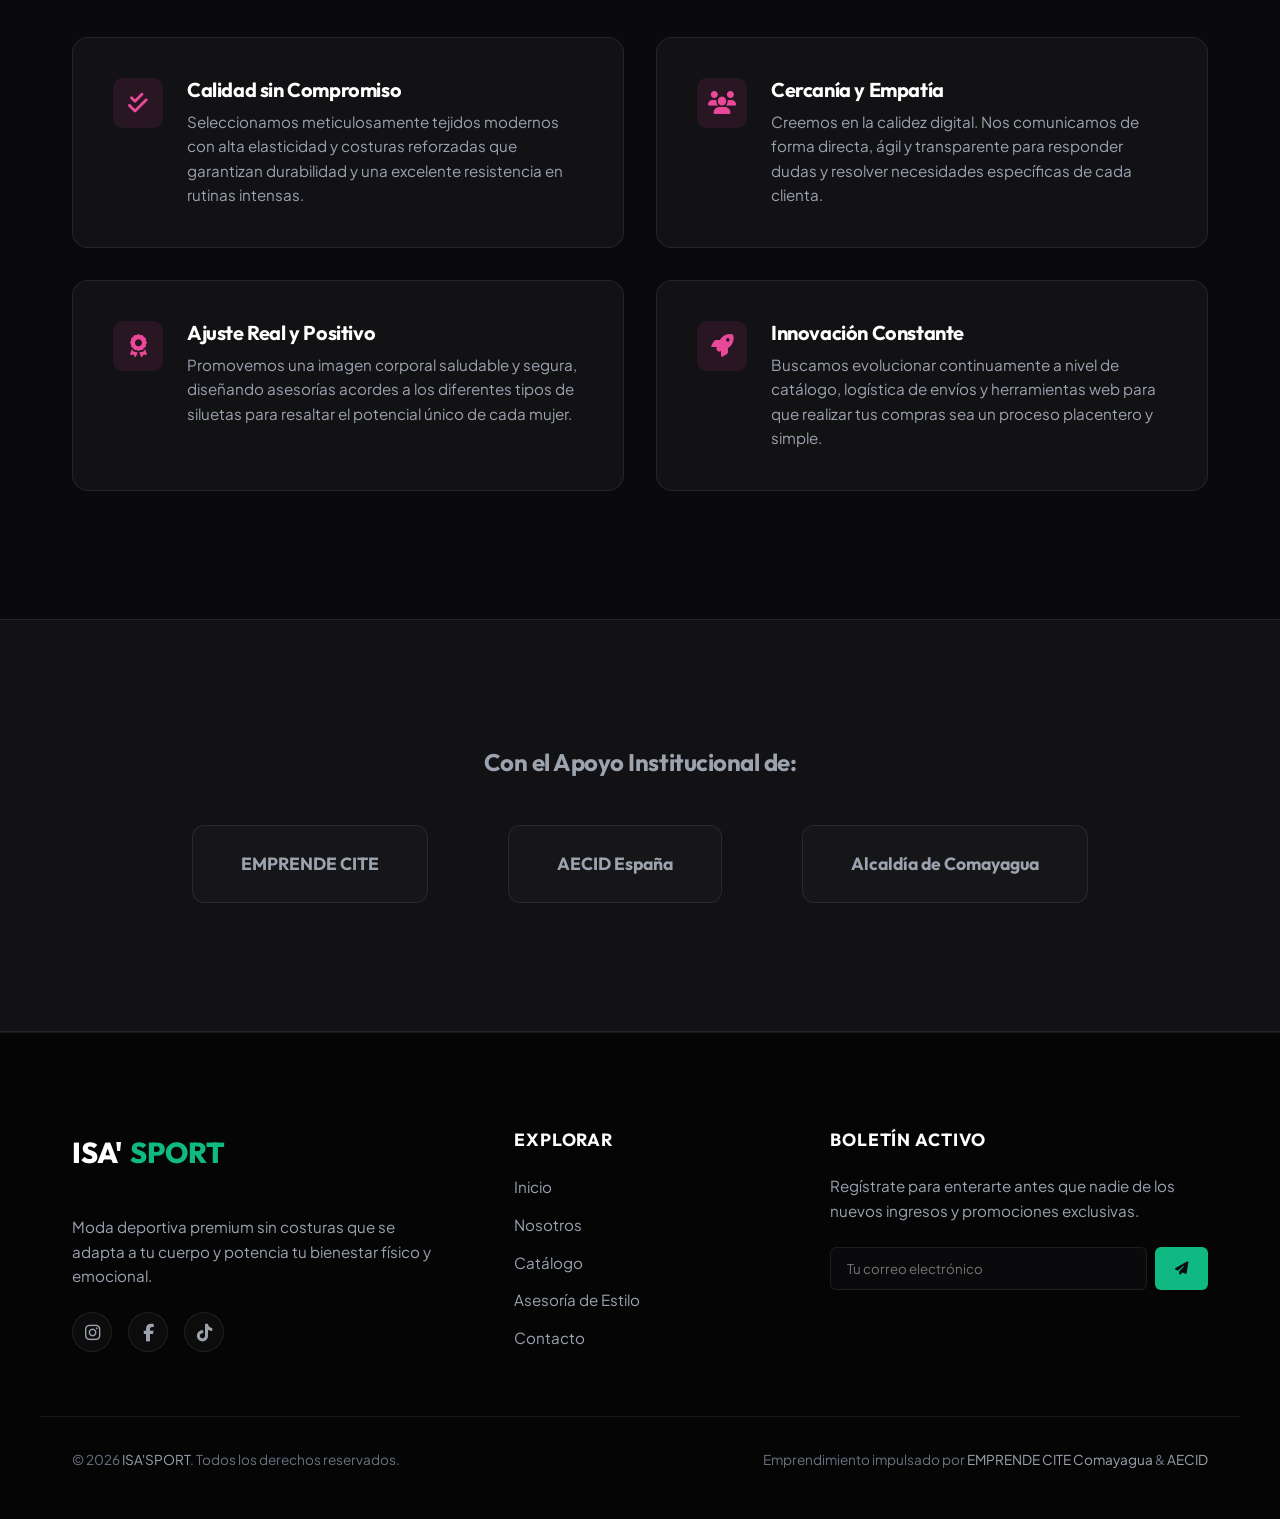
<file: nosotros.html>
<!DOCTYPE html>
<html lang="es">
<head>
  <meta charset="UTF-8">
  <meta name="viewport" content="width=device-width, initial-scale=1.0">
  <title>Nosotros | ISA'SPORT - Ropa Deportiva Femenina Premium</title>
  <meta name="description" content="Conoce la historia detrás de ISA'SPORT. Un proyecto impulsado por CITE Comayagua y liderado por Fernanda Manueles, enfocado en el empoderamiento femenino.">
  <link rel="stylesheet" href="index.css">
  <link rel="stylesheet" href="https://cdnjs.cloudflare.com/ajax/libs/font-awesome/6.4.0/css/all.min.css">
</head>
<body>

  <!-- Top Navigation Header -->
  <header>
    <div class="container nav-container">
      <a href="index.html" class="logo">
        ISA'<span>SPORT</span>
      </a>
      
      <ul class="nav-menu">
        <li><a href="index.html" class="nav-link">Inicio</a></li>
        <li><a href="nosotros.html" class="nav-link active">Nosotros</a></li>
        <li><a href="catalogo.html" class="nav-link">Catálogo</a></li>
        <li><a href="asesoria.html" class="nav-link">Asesoría de Estilo</a></li>
        <li><a href="contacto.html" class="nav-link">Contacto</a></li>
      </ul>
      
      <div class="nav-actions">
        <button class="cart-icon-btn" id="cartToggle" title="Ver pedido">
          <i class="fas fa-shopping-bag"></i>
          <span class="cart-count">0</span>
        </button>
        <button class="mobile-toggle" aria-label="Abrir menú">
          <i class="fas fa-bars"></i>
        </button>
      </div>
    </div>
  </header>

  <!-- Page Intro -->
  <section class="page-intro">
    <div class="container">
      <h1 class="gradient-text">Nuestra Historia</h1>
      <p>Un emprendimiento nacido de la innovación y la pasión por ofrecer a las mujeres prendas que las hagan sentir imparables.</p>
    </div>
  </section>

  <!-- Brand Origin Section -->
  <section class="history-section section-padding">
    <div class="container history-grid">
      <div class="history-image">
        <img src="assets/hero_activewear.png" alt="Orígenes de ISA'SPORT - Moda Activa">
      </div>
      
      <div class="history-content">
        <div class="hero-badge" style="background: rgba(236,72,153,0.1); border-color: rgba(236,72,153,0.2); color: var(--accent-pink);">
          <i class="fas fa-graduation-cap"></i> Proyecto Universitario CITE
        </div>
        <h2>De una Idea de Innovación a tu Guardarropa Deportivo</h2>
        <p>
          <strong>ISA'SPORT</strong> nace como una iniciativa liderada por la estudiante universitaria <strong>Fernanda Isabel Manueles Castillo</strong>, de la Universidad Nacional Autónoma. Su propuesta surge al participar activamente en un hackatón enfocado en el desarrollo de ideas innovadoras de comercio digital.
        </p>
        <p>
          Apoyada firmemente por el <strong>Programa de Emprendimiento EMPRENDE CITE</strong> de la Alcaldía Municipal de Comayagua y financiado por la <strong>Agencia Española de Cooperación Internacional para el Desarrollo (AECID)</strong>, la idea inicial evolucionó hasta convertirse en un modelo de negocio estructurado orientado a redefinir el mercado local de ropa fitness femenina.
        </p>
        <p>
          Hoy en día, ISA'SPORT no solo vende ropa, sino que construye un vínculo de cercanía digital, brindando asesoramiento de estilo personalizado y entregando prendas que fusionan diseño de tendencia, máxima comodidad y alta durabilidad.
        </p>
        
        <div class="stats-grid">
          <div class="stat-item">
            <p class="stat-num">100%</p>
            <p class="stat-label">Seamless</p>
          </div>
          <div class="stat-item">
            <p class="stat-num">CITE</p>
            <p class="stat-label">Impulsado</p>
          </div>
          <div class="stat-item">
            <p class="stat-num">504</p>
            <p class="stat-label">Comayagua</p>
          </div>
        </div>
      </div>
    </div>
  </section>

  <!-- Mission & Vision Section -->
  <section class="mission-vision-section section-padding" style="background-color: var(--bg-secondary); border-top: 1px solid var(--border-color); border-bottom: 1px solid var(--border-color);">
    <div class="container">
      <div class="section-header">
        <h2 class="gradient-text">Propósito y Visión</h2>
        <p>Nuestra brújula estratégica está orientada a la excelencia y a la cercanía con nuestra comunidad fitness.</p>
      </div>
      
      <div style="display: grid; grid-template-columns: 1fr 1fr; gap: 3rem; margin-top: 2rem;">
        <div class="feature-card" style="background: var(--bg-primary);">
          <div class="feature-icon" style="background: rgba(165,85,247,0.1); color: var(--accent-purple); border-color: rgba(165,85,247,0.15);">
            <i class="fas fa-bullseye"></i>
          </div>
          <h3>Misión</h3>
          <p>
            Ofrecer ropa deportiva femenina que integre los estándares más altos de calidad, diseño y tecnología ergonómica sin costuras. Buscamos brindar una experiencia de compra integral combinando un catálogo digital optimizado con un servicio de asesoría y ajuste personalizado para que cada clienta se sienta cómoda y segura.
          </p>
        </div>
        
        <div class="feature-card" style="background: var(--bg-primary);">
          <div class="feature-icon" style="background: rgba(165,85,247,0.1); color: var(--accent-purple); border-color: rgba(165,85,247,0.15);">
            <i class="fas fa-eye"></i>
          </div>
          <h3>Visión</h3>
          <p>
            Posicionarnos como la marca de e-commerce de referencia para el fitness femenino en la región de Comayagua y a nivel nacional. Proyectamos expandir nuestra presencia a través de canales automatizados de venta y alianzas estratégicas con gimnasios locales y figuras influyentes, manteniendo siempre la calidez en el trato y el compromiso social.
          </p>
        </div>
      </div>
    </div>
  </section>

  <!-- Core Values -->
  <section class="values-section section-padding">
    <div class="container">
      <div class="section-header">
        <h2>Nuestros Valores</h2>
        <p>Los cimientos sobre los cuales construimos cada interacción y seleccionamos cada una de nuestras colecciones.</p>
      </div>
      
      <div class="values-grid">
        <div class="value-card">
          <div class="value-icon"><i class="fas fa-check-double"></i></div>
          <div class="value-info">
            <h3>Calidad sin Compromiso</h3>
            <p>Seleccionamos meticulosamente tejidos modernos con alta elasticidad y costuras reforzadas que garantizan durabilidad y una excelente resistencia en rutinas intensas.</p>
          </div>
        </div>
        
        <div class="value-card">
          <div class="value-icon"><i class="fas fa-users"></i></div>
          <div class="value-info">
            <h3>Cercanía y Empatía</h3>
            <p>Creemos en la calidez digital. Nos comunicamos de forma directa, ágil y transparente para responder dudas y resolver necesidades específicas de cada clienta.</p>
          </div>
        </div>
        
        <div class="value-card">
          <div class="value-icon"><i class="fas fa-award"></i></div>
          <div class="value-info">
            <h3>Ajuste Real y Positivo</h3>
            <p>Promovemos una imagen corporal saludable y segura, diseñando asesorías acordes a los diferentes tipos de siluetas para resaltar el potencial único de cada mujer.</p>
          </div>
        </div>
        
        <div class="value-card">
          <div class="value-icon"><i class="fas fa-rocket"></i></div>
          <div class="value-info">
            <h3>Innovación Constante</h3>
            <p>Buscamos evolucionar continuamente a nivel de catálogo, logística de envíos y herramientas web para que realizar tus compras sea un proceso placentero y simple.</p>
          </div>
        </div>
      </div>
    </div>
  </section>

  <!-- Partners & Collaborators Section -->
  <section class="partner-section section-padding">
    <div class="container">
      <h3 style="font-size: 1.5rem; color: var(--text-secondary); margin-bottom: 1rem;">Con el Apoyo Institucional de:</h3>
      <div class="partner-logos">
        <div class="partner-box">EMPRENDE CITE</div>
        <div class="partner-box">AECID España</div>
        <div class="partner-box">Alcaldía de Comayagua</div>
      </div>
    </div>
  </section>

  <!-- Shopping Cart Drawer (Right Sidebar) -->
  <div class="cart-overlay" id="cartOverlay"></div>
  <div class="cart-drawer" id="cartDrawer">
    <div class="cart-header">
      <h3>Tu Pedido</h3>
      <button class="cart-close-btn" id="cartClose" aria-label="Cerrar carrito">
        <i class="fas fa-times"></i>
      </button>
    </div>
    <div class="cart-items" id="cartItems">
      <!-- Items dynamically added here -->
    </div>
    <div class="cart-footer">
      <div class="cart-summary-row">
        <span>Total Estimado:</span>
        <span class="cart-total-price" id="cartTotal">L 0.00</span>
      </div>
      <button class="btn btn-primary" id="checkoutBtn" style="width: 100%;">
        Confirmar Pedido por WhatsApp <i class="fab fa-whatsapp"></i>
      </button>
    </div>
  </div>

  <!-- Floating WhatsApp Bubble -->
  <a href="https://wa.me/50433246387?text=Hola%20ISA'SPORT!%20Me%20gustar%C3%ADa%20solicitar%20asesor%C3%ADa%20sobre%20tus%20prendas." class="whatsapp-floating" target="_blank" title="Escríbenos por WhatsApp" aria-label="Chat de WhatsApp">
    <i class="fab fa-whatsapp"></i>
  </a>

  <!-- Footer Section -->
  <footer>
    <div class="container footer-grid">
      <div class="footer-brand">
        <a href="index.html" class="logo" style="margin-bottom: 1rem;">
          ISA'<span>SPORT</span>
        </a>
        <p>Moda deportiva premium sin costuras que se adapta a tu cuerpo y potencia tu bienestar físico y emocional.</p>
        <div class="footer-socials">
          <a href="https://instagram.com" class="social-link" target="_blank" aria-label="Instagram"><i class="fab fa-instagram"></i></a>
          <a href="https://facebook.com" class="social-link" target="_blank" aria-label="Facebook"><i class="fab fa-facebook-f"></i></a>
          <a href="https://tiktok.com" class="social-link" target="_blank" aria-label="TikTok"><i class="fab fa-tiktok"></i></a>
        </div>
      </div>
      
      <div class="footer-links">
        <h4>Explorar</h4>
        <ul class="footer-links-list">
          <li><a href="index.html">Inicio</a></li>
          <li><a href="nosotros.html">Nosotros</a></li>
          <li><a href="catalogo.html">Catálogo</a></li>
          <li><a href="asesoria.html">Asesoría de Estilo</a></li>
          <li><a href="contacto.html">Contacto</a></li>
        </ul>
      </div>
      
      <div class="footer-newsletter">
        <h4>Boletín Activo</h4>
        <p>Regístrate para enterarte antes que nadie de los nuevos ingresos y promociones exclusivas.</p>
        <form class="newsletter-form" onsubmit="event.preventDefault(); alert('¡Gracias por registrarte!'); this.reset();">
          <input type="email" placeholder="Tu correo electrónico" required aria-label="Email para boletín">
          <button type="submit" aria-label="Enviar"><i class="fas fa-paper-plane"></i></button>
        </form>
      </div>
    </div>
    
    <div class="container footer-bottom">
      <p>&copy; 2026 <span>ISA'SPORT</span>. Todos los derechos reservados.</p>
      <p>Emprendimiento impulsado por <span>EMPRENDE CITE Comayagua</span> & <span>AECID</span></p>
    </div>
  </footer>

  <script src="index.js"></script>
</body>
</html>
</file>
<file: index.css>
/* ISA'SPORT - Global Stylesheet & Design System */

@import url('https://fonts.googleapis.com/css2?family=Outfit:wght@300;400;500;600;700;800&family=Plus+Jakarta+Sans:wght@300;400;500;600;700;800&display=swap');

:root {
  --bg-primary: #0a0a0c;
  --bg-secondary: #121215;
  --bg-tertiary: #1a1a22;
  --text-primary: #ffffff;
  --text-secondary: #9ca3af;
  --text-muted: #6b7280;
  --accent-mint: #10b981;
  --accent-pink: #ec4899;
  --accent-purple: #a855f7;
  
  --font-title: 'Outfit', sans-serif;
  --font-body: 'Plus Jakarta Sans', sans-serif;
  
  --border-color: rgba(255, 255, 255, 0.08);
  --border-glow: rgba(16, 185, 129, 0.2);
  --shadow-premium: 0 10px 30px -10px rgba(0, 0, 0, 0.7);
  --shadow-glow: 0 0 20px rgba(16, 185, 129, 0.25);
  
  --transition-smooth: all 0.4s cubic-bezier(0.16, 1, 0.3, 1);
  --transition-fast: all 0.2s ease;
}

/* Reset & Base Styles */
* {
  margin: 0;
  padding: 0;
  box-sizing: border-box;
  scrollbar-width: thin;
  scrollbar-color: var(--accent-mint) var(--bg-primary);
}

html {
  scroll-behavior: smooth;
}

body {
  background-color: var(--bg-primary);
  color: var(--text-primary);
  font-family: var(--font-body);
  line-height: 1.6;
  overflow-x: hidden;
}

/* Custom Scrollbar */
::-webkit-scrollbar {
  width: 6px;
}
::-webkit-scrollbar-track {
  background: var(--bg-primary);
}
::-webkit-scrollbar-thumb {
  background: var(--accent-mint);
  border-radius: 10px;
}
::-webkit-scrollbar-thumb:hover {
  background: var(--accent-pink);
}

/* Typography */
h1, h2, h3, h4, h5, h6 {
  font-family: var(--font-title);
  font-weight: 700;
  letter-spacing: -0.02em;
  line-height: 1.2;
}

.gradient-text {
  background: linear-gradient(135deg, var(--accent-mint) 0%, var(--accent-purple) 50%, var(--accent-pink) 100%);
  -webkit-background-clip: text;
  -webkit-text-fill-color: transparent;
  background-clip: text;
}

/* Layout Utilities */
.container {
  width: 100%;
  max-width: 1200px;
  margin: 0 auto;
  padding: 0 2rem;
}

.section-padding {
  padding: 8rem 0;
}

/* Header & Navigation */
header {
  position: fixed;
  top: 0;
  left: 0;
  width: 100%;
  z-index: 1000;
  background: rgba(10, 10, 12, 0.7);
  backdrop-filter: blur(16px);
  border-bottom: 1px solid var(--border-color);
  transition: var(--transition-smooth);
}

header.scrolled {
  background: rgba(10, 10, 12, 0.95);
  box-shadow: 0 4px 30px rgba(0, 0, 0, 0.4);
}

.nav-container {
  display: flex;
  justify-content: space-between;
  align-items: center;
  height: 80px;
}

.logo {
  font-family: var(--font-title);
  font-size: 1.8rem;
  font-weight: 800;
  text-decoration: none;
  display: flex;
  align-items: center;
  gap: 0.5rem;
  color: var(--text-primary);
}

.logo span {
  color: var(--accent-mint);
}

.nav-menu {
  display: flex;
  list-style: none;
  gap: 2.5rem;
  align-items: center;
}

.nav-link {
  text-decoration: none;
  color: var(--text-secondary);
  font-family: var(--font-title);
  font-size: 1rem;
  font-weight: 500;
  transition: var(--transition-fast);
  position: relative;
  padding: 0.5rem 0;
}

.nav-link:hover, .nav-link.active {
  color: var(--text-primary);
}

.nav-link::after {
  content: '';
  position: absolute;
  bottom: 0;
  left: 0;
  width: 0;
  height: 2px;
  background: linear-gradient(90deg, var(--accent-mint), var(--accent-pink));
  transition: var(--transition-smooth);
}

.nav-link:hover::after, .nav-link.active::after {
  width: 100%;
}

.nav-actions {
  display: flex;
  align-items: center;
  gap: 1.5rem;
}

.cart-icon-btn {
  background: none;
  border: none;
  color: var(--text-primary);
  font-size: 1.4rem;
  cursor: pointer;
  position: relative;
  padding: 0.5rem;
  transition: var(--transition-fast);
}

.cart-icon-btn:hover {
  color: var(--accent-mint);
  transform: translateY(-2px);
}

.cart-count {
  position: absolute;
  top: 0;
  right: 0;
  background: linear-gradient(135deg, var(--accent-pink), var(--accent-purple));
  color: var(--text-primary);
  font-size: 0.7rem;
  font-weight: 700;
  width: 18px;
  height: 18px;
  border-radius: 50%;
  display: flex;
  align-items: center;
  justify-content: center;
}

.mobile-toggle {
  display: none;
  background: none;
  border: none;
  color: var(--text-primary);
  font-size: 1.8rem;
  cursor: pointer;
}

/* Hero Section */
.hero {
  position: relative;
  min-height: 100vh;
  display: flex;
  align-items: center;
  padding-top: 80px;
  overflow: hidden;
  background: radial-gradient(circle at 80% 20%, rgba(236, 72, 153, 0.15) 0%, transparent 50%),
              radial-gradient(circle at 10% 80%, rgba(16, 185, 129, 0.1) 0%, transparent 50%);
}

.hero-grid {
  display: grid;
  grid-template-columns: 1.2fr 0.8fr;
  gap: 4rem;
  align-items: center;
}

.hero-content {
  display: flex;
  flex-direction: column;
  gap: 1.5rem;
}

.hero-badge {
  background: rgba(16, 185, 129, 0.1);
  border: 1px solid rgba(16, 185, 129, 0.2);
  color: var(--accent-mint);
  padding: 0.5rem 1.2rem;
  border-radius: 50px;
  font-size: 0.85rem;
  font-weight: 600;
  text-transform: uppercase;
  letter-spacing: 0.05em;
  align-self: flex-start;
  display: flex;
  align-items: center;
  gap: 0.5rem;
}

.hero-title {
  font-size: 4rem;
  font-weight: 800;
  line-height: 1.1;
}

.hero-description {
  font-size: 1.15rem;
  color: var(--text-secondary);
  max-width: 540px;
}

.hero-cta {
  display: flex;
  gap: 1.5rem;
  margin-top: 1rem;
}

/* Buttons */
.btn {
  display: inline-flex;
  align-items: center;
  justify-content: center;
  gap: 0.75rem;
  padding: 1rem 2rem;
  border-radius: 8px;
  font-family: var(--font-title);
  font-size: 1rem;
  font-weight: 600;
  text-decoration: none;
  cursor: pointer;
  transition: var(--transition-smooth);
}

.btn-primary {
  background: linear-gradient(135deg, var(--accent-mint) 0%, #059669 100%);
  color: var(--text-primary);
  border: none;
  box-shadow: var(--shadow-glow);
}

.btn-primary:hover {
  transform: translateY(-3px);
  box-shadow: 0 10px 25px rgba(16, 185, 129, 0.4);
}

.btn-secondary {
  background: rgba(255, 255, 255, 0.03);
  color: var(--text-primary);
  border: 1px solid var(--border-color);
}

.btn-secondary:hover {
  background: rgba(255, 255, 255, 0.08);
  border-color: var(--text-primary);
  transform: translateY(-3px);
}

/* Hero Media Display */
.hero-media {
  position: relative;
  display: flex;
  justify-content: center;
  align-items: center;
}

.hero-image-wrapper {
  position: relative;
  width: 100%;
  max-width: 420px;
  border-radius: 20px;
  overflow: hidden;
  border: 1px solid var(--border-color);
  box-shadow: var(--shadow-premium);
  aspect-ratio: 4/5;
}

.hero-image-wrapper img {
  width: 100%;
  height: 100%;
  object-fit: cover;
  transition: var(--transition-smooth);
}

.hero-image-wrapper:hover img {
  transform: scale(1.05);
}

.hero-decor-badge {
  position: absolute;
  bottom: 30px;
  left: -20px;
  background: rgba(18, 18, 21, 0.85);
  backdrop-filter: blur(12px);
  border: 1px solid var(--border-color);
  padding: 1rem 1.5rem;
  border-radius: 12px;
  display: flex;
  align-items: center;
  gap: 1rem;
  box-shadow: var(--shadow-premium);
}

.hero-decor-badge .icon-box {
  width: 40px;
  height: 40px;
  border-radius: 50%;
  background: rgba(16, 185, 129, 0.1);
  color: var(--accent-mint);
  display: flex;
  align-items: center;
  justify-content: center;
  font-size: 1.2rem;
}

.hero-decor-badge .badge-text p:first-child {
  font-size: 0.75rem;
  color: var(--text-secondary);
}

.hero-decor-badge .badge-text p:last-child {
  font-size: 1rem;
  font-weight: 700;
  font-family: var(--font-title);
}

/* Feature Grid (Inicio) */
.features-section {
  background-color: var(--bg-secondary);
  border-top: 1px solid var(--border-color);
  border-bottom: 1px solid var(--border-color);
}

.section-header {
  text-align: center;
  max-width: 600px;
  margin: 0 auto 5rem auto;
  display: flex;
  flex-direction: column;
  gap: 1rem;
}

.section-header h2 {
  font-size: 3rem;
}

.grid-features {
  display: grid;
  grid-template-columns: repeat(3, 1fr);
  gap: 2rem;
}

.feature-card {
  background: var(--bg-primary);
  border: 1px solid var(--border-color);
  border-radius: 16px;
  padding: 3rem 2rem;
  display: flex;
  flex-direction: column;
  gap: 1.5rem;
  transition: var(--transition-smooth);
}

.feature-card:hover {
  transform: translateY(-8px);
  border-color: rgba(16, 185, 129, 0.3);
  box-shadow: var(--shadow-premium);
}

.feature-icon {
  width: 60px;
  height: 60px;
  border-radius: 12px;
  background: rgba(16, 185, 129, 0.05);
  color: var(--accent-mint);
  display: flex;
  align-items: center;
  justify-content: center;
  font-size: 1.8rem;
  border: 1px solid rgba(16, 185, 129, 0.1);
  transition: var(--transition-smooth);
}

.feature-card:hover .feature-icon {
  background: var(--accent-mint);
  color: var(--bg-primary);
  box-shadow: 0 0 15px rgba(16, 185, 129, 0.4);
}

.feature-card h3 {
  font-size: 1.5rem;
}

.feature-card p {
  color: var(--text-secondary);
  font-size: 0.95rem;
}

/* Category Quick Links (Inicio) */
.categories-banner-grid {
  display: grid;
  grid-template-columns: repeat(2, 1fr);
  gap: 2rem;
  margin-top: 4rem;
}

.category-banner-card {
  position: relative;
  height: 380px;
  border-radius: 20px;
  overflow: hidden;
  border: 1px solid var(--border-color);
  display: flex;
  align-items: flex-end;
  padding: 3rem;
  text-decoration: none;
  color: var(--text-primary);
  transition: var(--transition-smooth);
  box-shadow: var(--shadow-premium);
}

.category-banner-card::before {
  content: '';
  position: absolute;
  inset: 0;
  background: linear-gradient(to top, rgba(10, 10, 12, 0.9) 0%, rgba(10, 10, 12, 0.4) 50%, transparent 100%);
  z-index: 1;
}

.category-banner-card img {
  position: absolute;
  inset: 0;
  width: 100%;
  height: 100%;
  object-fit: cover;
  transition: var(--transition-smooth);
}

.category-banner-card:hover img {
  transform: scale(1.05);
}

.category-banner-content {
  position: relative;
  z-index: 2;
  display: flex;
  flex-direction: column;
  gap: 0.5rem;
}

.category-banner-content h3 {
  font-size: 2rem;
  font-weight: 800;
}

.category-banner-content p {
  color: var(--accent-mint);
  font-weight: 600;
  display: flex;
  align-items: center;
  gap: 0.5rem;
}

.category-banner-content p i {
  transition: var(--transition-fast);
}

.category-banner-card:hover .category-banner-content p i {
  transform: translateX(5px);
}

/* Page Intro Block (Common) */
.page-intro {
  padding-top: 160px;
  padding-bottom: 4rem;
  background: radial-gradient(circle at 50% 0%, rgba(16, 185, 129, 0.08) 0%, transparent 70%);
  text-align: center;
  border-bottom: 1px solid var(--border-color);
}

.page-intro h1 {
  font-size: 3.5rem;
  margin-bottom: 1rem;
}

.page-intro p {
  font-size: 1.1rem;
  color: var(--text-secondary);
  max-width: 600px;
  margin: 0 auto;
}

/* Nosotros Page CSS */
.history-section {
  display: grid;
  grid-template-columns: 1fr 1fr;
  gap: 4rem;
  align-items: center;
}

.history-image {
  border-radius: 20px;
  overflow: hidden;
  border: 1px solid var(--border-color);
  box-shadow: var(--shadow-premium);
  aspect-ratio: 4/5;
}

.history-image img {
  width: 100%;
  height: 100%;
  object-fit: cover;
}

.history-content {
  display: flex;
  flex-direction: column;
  gap: 1.5rem;
}

.history-content p {
  color: var(--text-secondary);
  font-size: 1.05rem;
}

.stats-grid {
  display: grid;
  grid-template-columns: repeat(3, 1fr);
  gap: 2rem;
  margin-top: 2rem;
}

.stat-item {
  background: var(--bg-secondary);
  border: 1px solid var(--border-color);
  padding: 1.5rem;
  border-radius: 12px;
  text-align: center;
}

.stat-num {
  font-size: 2.2rem;
  font-weight: 800;
  color: var(--accent-mint);
  font-family: var(--font-title);
  margin-bottom: 0.25rem;
}

.stat-label {
  font-size: 0.85rem;
  color: var(--text-secondary);
  text-transform: uppercase;
  font-weight: 600;
}

/* Values Grid */
.values-grid {
  display: grid;
  grid-template-columns: repeat(2, 1fr);
  gap: 2rem;
}

.value-card {
  background: var(--bg-secondary);
  border: 1px solid var(--border-color);
  border-radius: 16px;
  padding: 2.5rem;
  display: flex;
  gap: 1.5rem;
  align-items: flex-start;
  transition: var(--transition-smooth);
}

.value-card:hover {
  border-color: rgba(236, 72, 153, 0.3);
  transform: translateY(-5px);
}

.value-icon {
  width: 50px;
  height: 50px;
  border-radius: 10px;
  background: rgba(236, 72, 153, 0.1);
  color: var(--accent-pink);
  display: flex;
  align-items: center;
  justify-content: center;
  font-size: 1.4rem;
  flex-shrink: 0;
}

.value-info h3 {
  font-size: 1.25rem;
  margin-bottom: 0.5rem;
}

.value-info p {
  color: var(--text-secondary);
  font-size: 0.95rem;
}

/* Partner / Institutional section */
.partner-section {
  background-color: var(--bg-secondary);
  border-top: 1px solid var(--border-color);
  border-bottom: 1px solid var(--border-color);
  text-align: center;
}

.partner-logos {
  display: flex;
  justify-content: center;
  align-items: center;
  gap: 5rem;
  margin-top: 3rem;
  flex-wrap: wrap;
}

.partner-box {
  background: rgba(255, 255, 255, 0.02);
  border: 1px solid var(--border-color);
  padding: 1.5rem 3rem;
  border-radius: 12px;
  font-family: var(--font-title);
  font-weight: 700;
  color: var(--text-secondary);
  font-size: 1.1rem;
  transition: var(--transition-fast);
}

.partner-box:hover {
  background: rgba(255, 255, 255, 0.05);
  color: var(--text-primary);
}

/* Catálogo Page CSS */
.catalog-layout {
  display: grid;
  grid-template-columns: 260px 1fr;
  gap: 3rem;
  padding: 5rem 0;
}

.catalog-sidebar {
  display: flex;
  flex-direction: column;
  gap: 2.5rem;
}

.filter-group {
  display: flex;
  flex-direction: column;
  gap: 1rem;
}

.filter-title {
  font-size: 1.1rem;
  font-weight: 700;
  text-transform: uppercase;
  letter-spacing: 0.05em;
  border-left: 3px solid var(--accent-mint);
  padding-left: 0.75rem;
}

.filter-options {
  display: flex;
  flex-direction: column;
  gap: 0.75rem;
}

.filter-btn {
  background: none;
  border: none;
  color: var(--text-secondary);
  font-family: var(--font-body);
  font-size: 0.95rem;
  text-align: left;
  cursor: pointer;
  padding: 0.25rem 0;
  transition: var(--transition-fast);
  display: flex;
  justify-content: space-between;
  align-items: center;
}

.filter-btn:hover, .filter-btn.active {
  color: var(--text-primary);
  font-weight: 600;
  transform: translateX(4px);
}

.filter-btn span.count {
  font-size: 0.8rem;
  background: var(--bg-secondary);
  color: var(--text-muted);
  padding: 0.1rem 0.5rem;
  border-radius: 20px;
  border: 1px solid var(--border-color);
}

.filter-btn.active span.count {
  background: var(--accent-mint);
  color: var(--bg-primary);
}

/* Product Grid */
.products-grid {
  display: grid;
  grid-template-columns: repeat(3, 1fr);
  gap: 2rem;
}

.product-card {
  background: var(--bg-secondary);
  border: 1px solid var(--border-color);
  border-radius: 16px;
  overflow: hidden;
  transition: var(--transition-smooth);
  display: flex;
  flex-direction: column;
  position: relative;
}

.product-card:hover {
  transform: translateY(-6px);
  border-color: rgba(16, 185, 129, 0.2);
  box-shadow: var(--shadow-premium);
}

.product-badge {
  position: absolute;
  top: 15px;
  left: 15px;
  background: linear-gradient(135deg, var(--accent-mint) 0%, #059669 100%);
  color: var(--text-primary);
  font-size: 0.75rem;
  font-weight: 700;
  padding: 0.35rem 0.85rem;
  border-radius: 50px;
  z-index: 10;
  box-shadow: 0 4px 10px rgba(0,0,0,0.3);
}

.product-image-container {
  position: relative;
  width: 100%;
  aspect-ratio: 1;
  overflow: hidden;
  background: var(--bg-primary);
  border-bottom: 1px solid var(--border-color);
}

.product-image-container img {
  width: 100%;
  height: 100%;
  object-fit: cover;
  transition: var(--transition-smooth);
}

.product-card:hover .product-image-container img {
  transform: scale(1.05);
}

.product-info {
  padding: 1.5rem;
  display: flex;
  flex-direction: column;
  gap: 0.75rem;
  flex-grow: 1;
}

.product-category {
  font-size: 0.75rem;
  color: var(--accent-mint);
  font-weight: 600;
  text-transform: uppercase;
  letter-spacing: 0.05em;
}

.product-title {
  font-size: 1.2rem;
  font-weight: 700;
  color: var(--text-primary);
}

.product-desc {
  font-size: 0.85rem;
  color: var(--text-secondary);
  display: -webkit-box;
  -webkit-line-clamp: 2;
  -webkit-box-orient: vertical;
  overflow: hidden;
}

.product-price-row {
  display: flex;
  justify-content: space-between;
  align-items: center;
  margin-top: auto;
  padding-top: 1rem;
}

.product-price {
  font-size: 1.3rem;
  font-weight: 800;
  color: var(--text-primary);
  font-family: var(--font-title);
}

.add-to-cart-btn {
  background: none;
  border: 1px solid var(--border-color);
  color: var(--text-primary);
  width: 40px;
  height: 40px;
  border-radius: 50%;
  display: flex;
  align-items: center;
  justify-content: center;
  cursor: pointer;
  transition: var(--transition-fast);
}

.add-to-cart-btn:hover {
  background: var(--accent-mint);
  border-color: var(--accent-mint);
  color: var(--bg-primary);
  transform: scale(1.1);
  box-shadow: 0 0 10px rgba(16, 185, 129, 0.3);
}

/* Sidebar Cart Drawer */
.cart-drawer {
  position: fixed;
  top: 0;
  right: -420px;
  width: 420px;
  height: 100vh;
  background: var(--bg-secondary);
  border-left: 1px solid var(--border-color);
  z-index: 2000;
  transition: var(--transition-smooth);
  box-shadow: -10px 0 40px rgba(0,0,0,0.8);
  display: flex;
  flex-direction: column;
}

.cart-drawer.open {
  right: 0;
}

.cart-header {
  padding: 2rem;
  border-bottom: 1px solid var(--border-color);
  display: flex;
  justify-content: space-between;
  align-items: center;
}

.cart-close-btn {
  background: none;
  border: none;
  color: var(--text-primary);
  font-size: 1.5rem;
  cursor: pointer;
  transition: var(--transition-fast);
}

.cart-close-btn:hover {
  color: var(--accent-pink);
}

.cart-items {
  flex-grow: 1;
  padding: 2rem;
  overflow-y: auto;
  display: flex;
  flex-direction: column;
  gap: 1.5rem;
}

.cart-empty-msg {
  text-align: center;
  color: var(--text-muted);
  margin-top: 4rem;
  display: flex;
  flex-direction: column;
  align-items: center;
  gap: 1rem;
}

.cart-empty-msg i {
  font-size: 3rem;
  color: var(--text-muted);
}

.cart-item {
  display: flex;
  gap: 1rem;
  align-items: center;
  padding-bottom: 1.5rem;
  border-bottom: 1px solid rgba(255,255,255,0.04);
}

.cart-item-img {
  width: 60px;
  height: 60px;
  border-radius: 8px;
  overflow: hidden;
  background: var(--bg-primary);
  border: 1px solid var(--border-color);
}

.cart-item-img img {
  width: 100%;
  height: 100%;
  object-fit: cover;
}

.cart-item-details {
  flex-grow: 1;
  display: flex;
  flex-direction: column;
}

.cart-item-title {
  font-weight: 600;
  font-size: 0.95rem;
}

.cart-item-price {
  color: var(--accent-mint);
  font-weight: 700;
  font-size: 0.9rem;
}

.cart-item-qty {
  display: flex;
  align-items: center;
  gap: 0.75rem;
  margin-top: 0.25rem;
}

.qty-btn {
  background: rgba(255,255,255,0.05);
  border: 1px solid var(--border-color);
  color: var(--text-primary);
  width: 24px;
  height: 24px;
  border-radius: 4px;
  cursor: pointer;
  display: flex;
  align-items: center;
  justify-content: center;
  font-size: 0.8rem;
  transition: var(--transition-fast);
}

.qty-btn:hover {
  background: var(--text-primary);
  color: var(--bg-primary);
}

.qty-val {
  font-size: 0.9rem;
  font-weight: 600;
}

.cart-item-remove {
  background: none;
  border: none;
  color: var(--text-muted);
  cursor: pointer;
  transition: var(--transition-fast);
}

.cart-item-remove:hover {
  color: var(--accent-pink);
}

.cart-footer {
  padding: 2rem;
  border-top: 1px solid var(--border-color);
  background: rgba(10, 10, 12, 0.5);
  display: flex;
  flex-direction: column;
  gap: 1.5rem;
}

.cart-summary-row {
  display: flex;
  justify-content: space-between;
  font-size: 1.1rem;
}

.cart-total-price {
  font-weight: 800;
  color: var(--text-primary);
  font-family: var(--font-title);
}

.cart-overlay {
  position: fixed;
  inset: 0;
  background: rgba(0,0,0,0.6);
  backdrop-filter: blur(4px);
  z-index: 1999;
  display: none;
}

.cart-overlay.open {
  display: block;
}

/* Asesoría de Estilo Quiz CSS */
.quiz-container {
  max-width: 800px;
  margin: 4rem auto;
  background: var(--bg-secondary);
  border: 1px solid var(--border-color);
  border-radius: 24px;
  padding: 4rem;
  position: relative;
  overflow: hidden;
  box-shadow: var(--shadow-premium);
}

.quiz-progress {
  height: 4px;
  background: rgba(255,255,255,0.05);
  position: absolute;
  top: 0;
  left: 0;
  width: 100%;
}

.quiz-progress-bar {
  height: 100%;
  background: linear-gradient(90deg, var(--accent-mint), var(--accent-pink));
  width: 0%;
  transition: var(--transition-smooth);
}

.quiz-step {
  display: none;
  animation: fadeIn 0.5s ease;
}

.quiz-step.active {
  display: block;
}

.quiz-title {
  font-size: 2.2rem;
  margin-bottom: 2rem;
  text-align: center;
}

.quiz-grid {
  display: grid;
  grid-template-columns: repeat(2, 1fr);
  gap: 1.5rem;
  margin-bottom: 3rem;
}

.quiz-card {
  background: var(--bg-primary);
  border: 1px solid var(--border-color);
  padding: 2.5rem 2rem;
  border-radius: 16px;
  text-align: center;
  cursor: pointer;
  transition: var(--transition-smooth);
  display: flex;
  flex-direction: column;
  align-items: center;
  gap: 1rem;
}

.quiz-card:hover {
  transform: translateY(-4px);
  border-color: rgba(16, 185, 129, 0.4);
}

.quiz-card.selected {
  border-color: var(--accent-mint);
  background: rgba(16, 185, 129, 0.03);
  box-shadow: var(--shadow-glow);
}

.quiz-card-icon {
  font-size: 2.5rem;
  color: var(--accent-mint);
  margin-bottom: 0.5rem;
}

.quiz-card h3 {
  font-size: 1.3rem;
}

.quiz-card p {
  color: var(--text-secondary);
  font-size: 0.85rem;
}

.quiz-nav-buttons {
  display: flex;
  justify-content: space-between;
  margin-top: 2rem;
}

/* Quiz Recommendation Screen */
.quiz-result {
  text-align: center;
  animation: scaleIn 0.6s cubic-bezier(0.16, 1, 0.3, 1);
  display: none;
}

.quiz-result.active {
  display: block;
}

.quiz-result-icon {
  font-size: 4rem;
  color: var(--accent-mint);
  margin-bottom: 1.5rem;
}

.result-badge {
  display: inline-block;
  background: rgba(236,72,153,0.1);
  border: 1px solid rgba(236,72,153,0.2);
  color: var(--accent-pink);
  padding: 0.5rem 1.5rem;
  border-radius: 50px;
  font-weight: 700;
  margin-bottom: 1.5rem;
  font-family: var(--font-title);
  text-transform: uppercase;
}

.result-recs-grid {
  display: grid;
  grid-template-columns: repeat(2, 1fr);
  gap: 2rem;
  margin: 3rem 0;
  text-align: left;
}

.rec-card {
  background: var(--bg-primary);
  border: 1px solid var(--border-color);
  border-radius: 16px;
  overflow: hidden;
  display: flex;
  gap: 1.5rem;
  padding: 1.5rem;
  align-items: center;
}

.rec-card-img {
  width: 90px;
  height: 90px;
  border-radius: 10px;
  overflow: hidden;
  flex-shrink: 0;
}

.rec-card-img img {
  width: 100%;
  height: 100%;
  object-fit: cover;
}

.rec-card-info {
  display: flex;
  flex-direction: column;
  gap: 0.25rem;
}

.rec-card-title {
  font-weight: 700;
  font-size: 1.05rem;
}

.rec-card-price {
  color: var(--accent-mint);
  font-weight: 800;
}

.rec-card-btn {
  font-size: 0.8rem;
  padding: 0.35rem 0.75rem;
  align-self: flex-start;
  margin-top: 0.5rem;
}

/* Contact Page CSS */
.contact-grid {
  display: grid;
  grid-template-columns: 0.8fr 1.2fr;
  gap: 4rem;
}

.contact-info-cards {
  display: flex;
  flex-direction: column;
  gap: 1.5rem;
}

.contact-card {
  background: var(--bg-secondary);
  border: 1px solid var(--border-color);
  border-radius: 16px;
  padding: 2.5rem 2rem;
  display: flex;
  gap: 1.5rem;
  align-items: center;
  transition: var(--transition-smooth);
}

.contact-card:hover {
  transform: translateX(6px);
  border-color: rgba(16, 185, 129, 0.25);
}

.contact-card-icon {
  width: 50px;
  height: 50px;
  border-radius: 50%;
  background: rgba(16, 185, 129, 0.05);
  color: var(--accent-mint);
  display: flex;
  align-items: center;
  justify-content: center;
  font-size: 1.4rem;
  border: 1px solid rgba(16, 185, 129, 0.1);
}

.contact-card-details h3 {
  font-size: 1rem;
  color: var(--text-secondary);
  text-transform: uppercase;
  letter-spacing: 0.05em;
  margin-bottom: 0.25rem;
}

.contact-card-details p {
  font-size: 1.15rem;
  font-weight: 700;
  font-family: var(--font-title);
  color: var(--text-primary);
}

.contact-form-wrapper {
  background: var(--bg-secondary);
  border: 1px solid var(--border-color);
  padding: 4rem;
  border-radius: 24px;
  box-shadow: var(--shadow-premium);
}

.contact-form-wrapper h2 {
  font-size: 2rem;
  margin-bottom: 2.5rem;
}

.form-grid {
  display: grid;
  grid-template-columns: repeat(2, 1fr);
  gap: 1.5rem;
  margin-bottom: 1.5rem;
}

.form-group {
  display: flex;
  flex-direction: column;
  gap: 0.5rem;
}

.form-group.full-width {
  grid-column: span 2;
}

.form-group label {
  font-size: 0.9rem;
  font-weight: 600;
  color: var(--text-secondary);
}

.form-group input, .form-group textarea {
  background: var(--bg-primary);
  border: 1px solid var(--border-color);
  padding: 1rem 1.25rem;
  border-radius: 8px;
  color: var(--text-primary);
  font-family: var(--font-body);
  font-size: 0.95rem;
  transition: var(--transition-fast);
}

.form-group input:focus, .form-group textarea:focus {
  outline: none;
  border-color: var(--accent-mint);
  box-shadow: 0 0 10px rgba(16, 185, 129, 0.1);
}

/* FAQ Accordion */
.faq-section {
  max-width: 800px;
  margin: 6rem auto 0 auto;
}

.faq-header {
  text-align: center;
  margin-bottom: 4rem;
}

.faq-accordion {
  display: flex;
  flex-direction: column;
  gap: 1rem;
}

.faq-item {
  background: var(--bg-secondary);
  border: 1px solid var(--border-color);
  border-radius: 12px;
  overflow: hidden;
  transition: var(--transition-smooth);
}

.faq-question {
  padding: 1.5rem 2rem;
  display: flex;
  justify-content: space-between;
  align-items: center;
  cursor: pointer;
  font-weight: 600;
  font-size: 1.1rem;
  font-family: var(--font-title);
  user-select: none;
}

.faq-question i {
  color: var(--accent-mint);
  transition: var(--transition-smooth);
}

.faq-answer {
  max-height: 0;
  overflow: hidden;
  padding: 0 2rem;
  color: var(--text-secondary);
  font-size: 0.95rem;
  transition: var(--transition-smooth);
}

.faq-item.active {
  border-color: rgba(16, 185, 129, 0.25);
}

.faq-item.active .faq-question i {
  transform: rotate(180deg);
  color: var(--accent-pink);
}

.faq-item.active .faq-answer {
  max-height: 200px;
  padding-bottom: 1.5rem;
}

/* Testimonial Grid */
.testimonials-grid {
  display: grid;
  grid-template-columns: repeat(3, 1fr);
  gap: 2rem;
  margin-top: 4rem;
}

.testimonial-card {
  background: var(--bg-secondary);
  border: 1px solid var(--border-color);
  border-radius: 16px;
  padding: 2.5rem;
  display: flex;
  flex-direction: column;
  gap: 1.5rem;
}

.testimonial-rating {
  color: #fbbf24;
  display: flex;
  gap: 0.25rem;
  font-size: 0.95rem;
}

.testimonial-text {
  font-style: italic;
  color: var(--text-secondary);
  font-size: 0.95rem;
  flex-grow: 1;
}

.testimonial-user {
  display: flex;
  align-items: center;
  gap: 1rem;
  border-top: 1px solid rgba(255,255,255,0.04);
  padding-top: 1.25rem;
}

.testimonial-avatar {
  width: 44px;
  height: 44px;
  border-radius: 50%;
  background: linear-gradient(135deg, var(--accent-mint), var(--accent-purple));
  display: flex;
  align-items: center;
  justify-content: center;
  font-weight: 700;
  font-family: var(--font-title);
  color: var(--text-primary);
  font-size: 1rem;
}

.testimonial-user-info h4 {
  font-size: 0.95rem;
}

.testimonial-user-info p {
  font-size: 0.8rem;
  color: var(--text-muted);
}

/* Floating WhatsApp bubble */
.whatsapp-floating {
  position: fixed;
  bottom: 30px;
  right: 30px;
  width: 60px;
  height: 60px;
  background-color: #25d366;
  color: white;
  border-radius: 50%;
  display: flex;
  align-items: center;
  justify-content: center;
  font-size: 2rem;
  box-shadow: 0 4px 20px rgba(37, 211, 102, 0.4);
  z-index: 1000;
  text-decoration: none;
  transition: var(--transition-smooth);
}

.whatsapp-floating:hover {
  transform: translateY(-5px) scale(1.05);
  box-shadow: 0 8px 25px rgba(37, 211, 102, 0.6);
}

/* Footer styling */
footer {
  background: #050506;
  border-top: 1px solid var(--border-color);
  padding: 6rem 0 3rem 0;
}

.footer-grid {
  display: grid;
  grid-template-columns: 1.5fr 1fr 1.5fr;
  gap: 4rem;
  margin-bottom: 4rem;
}

.footer-brand {
  display: flex;
  flex-direction: column;
  gap: 1.5rem;
}

.footer-brand p {
  color: var(--text-secondary);
  font-size: 0.95rem;
}

.footer-socials {
  display: flex;
  gap: 1rem;
}

.social-link {
  width: 40px;
  height: 40px;
  border-radius: 50%;
  background: rgba(255,255,255,0.03);
  border: 1px solid var(--border-color);
  color: var(--text-secondary);
  display: flex;
  align-items: center;
  justify-content: center;
  text-decoration: none;
  font-size: 1.1rem;
  transition: var(--transition-fast);
}

.social-link:hover {
  background: var(--accent-mint);
  color: var(--bg-primary);
  border-color: var(--accent-mint);
  transform: translateY(-3px);
}

.footer-links {
  display: flex;
  flex-direction: column;
  gap: 1.5rem;
}

.footer-links h4 {
  font-size: 1.1rem;
  text-transform: uppercase;
  letter-spacing: 0.05em;
}

.footer-links-list {
  display: flex;
  flex-direction: column;
  gap: 0.75rem;
  list-style: none;
}

.footer-links-list a {
  color: var(--text-secondary);
  text-decoration: none;
  font-size: 0.95rem;
  transition: var(--transition-fast);
}

.footer-links-list a:hover {
  color: var(--text-primary);
  transform: translateX(4px);
  display: inline-block;
}

.footer-newsletter {
  display: flex;
  flex-direction: column;
  gap: 1.5rem;
}

.footer-newsletter h4 {
  font-size: 1.1rem;
  text-transform: uppercase;
  letter-spacing: 0.05em;
}

.footer-newsletter p {
  color: var(--text-secondary);
  font-size: 0.95rem;
}

.newsletter-form {
  display: flex;
  gap: 0.5rem;
}

.newsletter-form input {
  background: var(--bg-primary);
  border: 1px solid var(--border-color);
  padding: 0.75rem 1rem;
  border-radius: 6px;
  color: var(--text-primary);
  flex-grow: 1;
  font-family: var(--font-body);
}

.newsletter-form input:focus {
  outline: none;
  border-color: var(--accent-mint);
}

.newsletter-form button {
  background: var(--accent-mint);
  color: var(--bg-primary);
  border: none;
  padding: 0.75rem 1.25rem;
  border-radius: 6px;
  font-weight: 700;
  cursor: pointer;
  transition: var(--transition-fast);
}

.newsletter-form button:hover {
  background: #059669;
}

.footer-bottom {
  border-top: 1px solid var(--border-color);
  padding-top: 2rem;
  display: flex;
  justify-content: space-between;
  align-items: center;
  color: var(--text-muted);
  font-size: 0.85rem;
}

.footer-bottom p span {
  color: var(--text-secondary);
}

/* Animations */
@keyframes fadeIn {
  from {
    opacity: 0;
    transform: translateY(10px);
  }
  to {
    opacity: 1;
    transform: translateY(0);
  }
}

@keyframes scaleIn {
  from {
    opacity: 0;
    transform: scale(0.95);
  }
  to {
    opacity: 1;
    transform: scale(1);
  }
}

/* Mobile Responsive */
@media (max-width: 1024px) {
  .hero-grid {
    grid-template-columns: 1fr;
    gap: 3rem;
    text-align: center;
  }
  
  .hero-badge, .hero-description {
    align-self: center;
  }
  
  .hero-cta {
    justify-content: center;
  }
  
  .hero-image-wrapper {
    max-width: 340px;
  }
  
  .grid-features, .testimonials-grid {
    grid-template-columns: repeat(2, 1fr);
  }
  
  .catalog-layout {
    grid-template-columns: 1fr;
    gap: 2rem;
  }
  
  .products-grid {
    grid-template-columns: repeat(2, 1fr);
  }
  
  .contact-grid {
    grid-template-columns: 1fr;
    gap: 3rem;
  }
}

@media (max-width: 768px) {
  .section-padding {
    padding: 5rem 0;
  }
  
  .nav-menu {
    position: fixed;
    top: 80px;
    left: -100%;
    width: 100%;
    height: calc(100vh - 80px);
    background: var(--bg-secondary);
    flex-direction: column;
    padding: 3rem 0;
    gap: 2rem;
    transition: var(--transition-smooth);
    border-top: 1px solid var(--border-color);
  }
  
  .nav-menu.open {
    left: 0;
  }
  
  .mobile-toggle {
    display: block;
  }
  
  .hero-title {
    font-size: 2.8rem;
  }
  
  .grid-features, .testimonials-grid, .products-grid, .values-grid, .categories-banner-grid, .stats-grid, .footer-grid {
    grid-template-columns: 1fr;
  }
  
  .history-section {
    grid-template-columns: 1fr;
    gap: 2rem;
  }
  
  .quiz-container {
    padding: 2.5rem 1.5rem;
  }
  
  .quiz-grid, .result-recs-grid {
    grid-template-columns: 1fr;
  }
  
  .rec-card {
    flex-direction: column;
    text-align: center;
    padding: 2rem;
  }
  
  .rec-card-btn {
    align-self: center;
  }
  
  .form-grid {
    grid-template-columns: 1fr;
  }
  
  .form-group.full-width {
    grid-column: span 1;
  }
  
  .contact-form-wrapper {
    padding: 2.5rem 1.5rem;
  }
  
  .cart-drawer {
    width: 100%;
    right: -100%;
  }
  
  .footer-grid {
    gap: 2.5rem;
  }
  
  .footer-bottom {
    flex-direction: column;
    gap: 1rem;
    text-align: center;
  }
}
</file>
